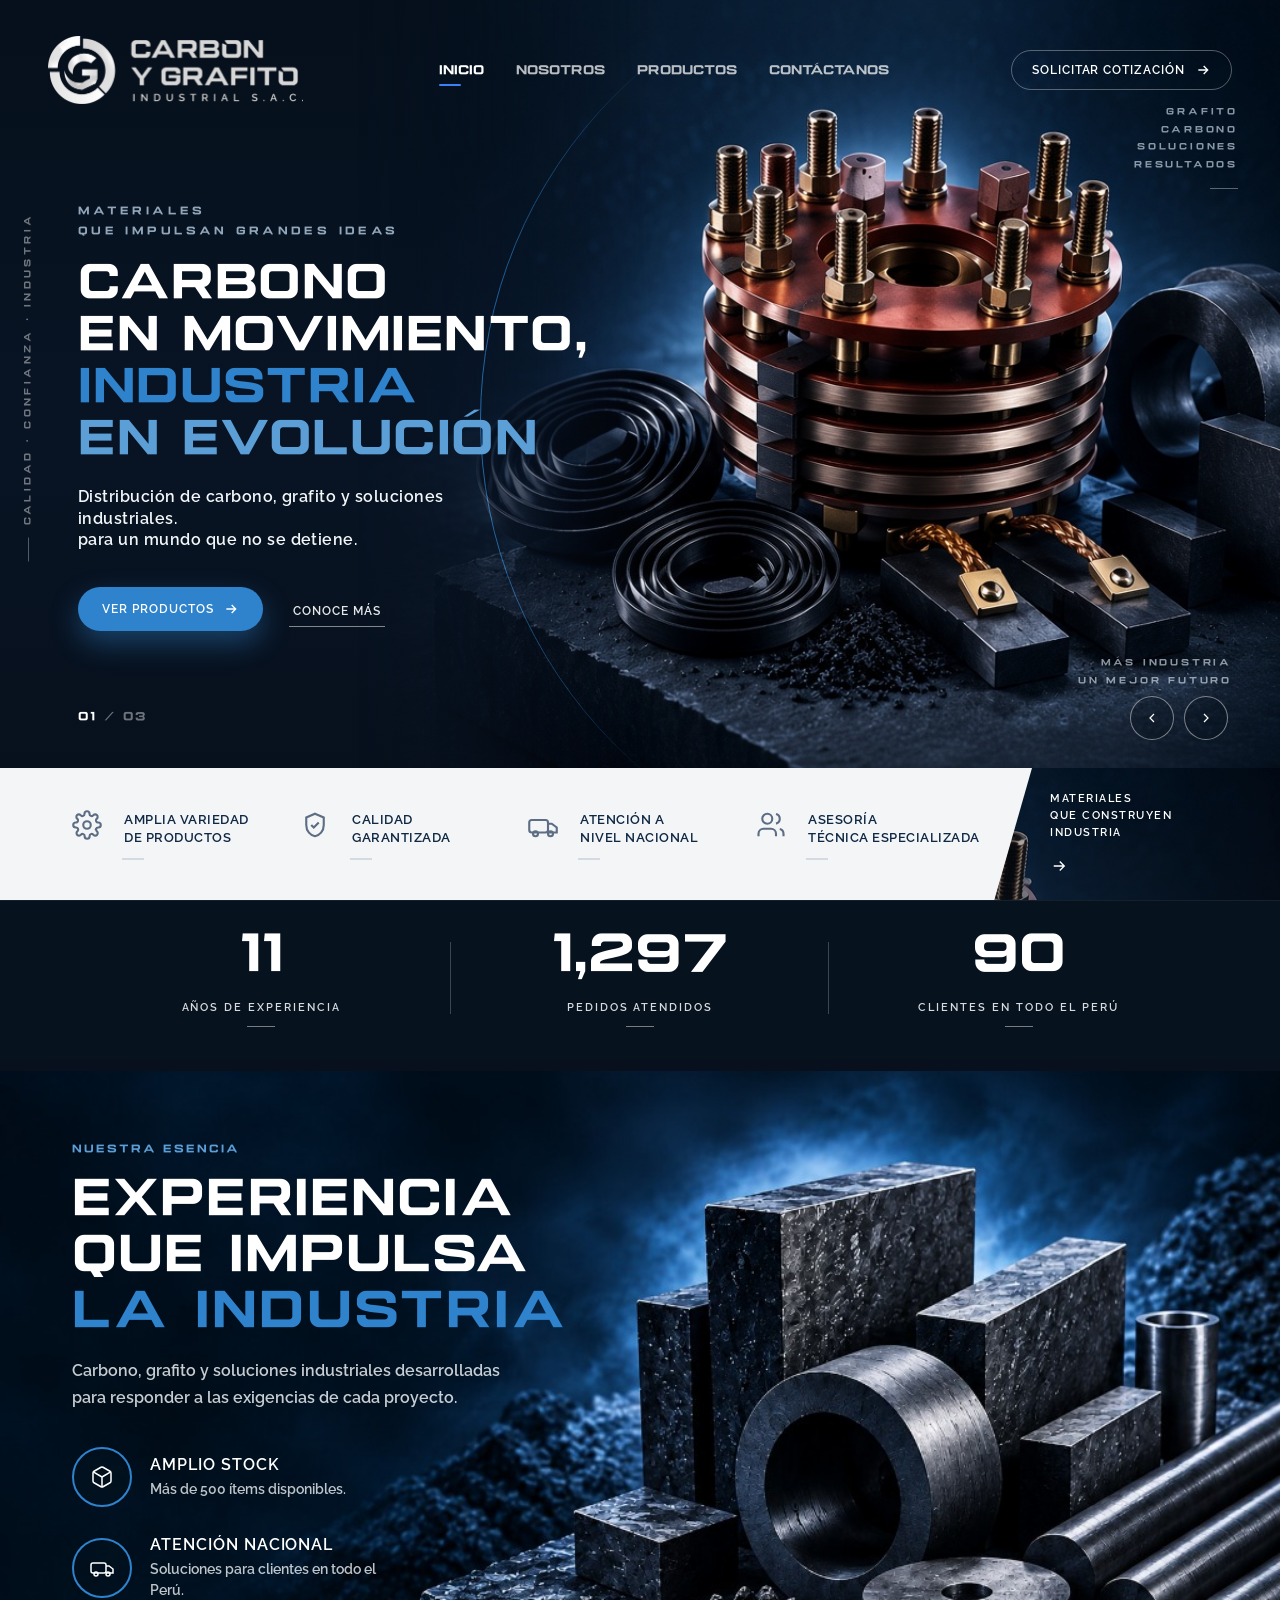
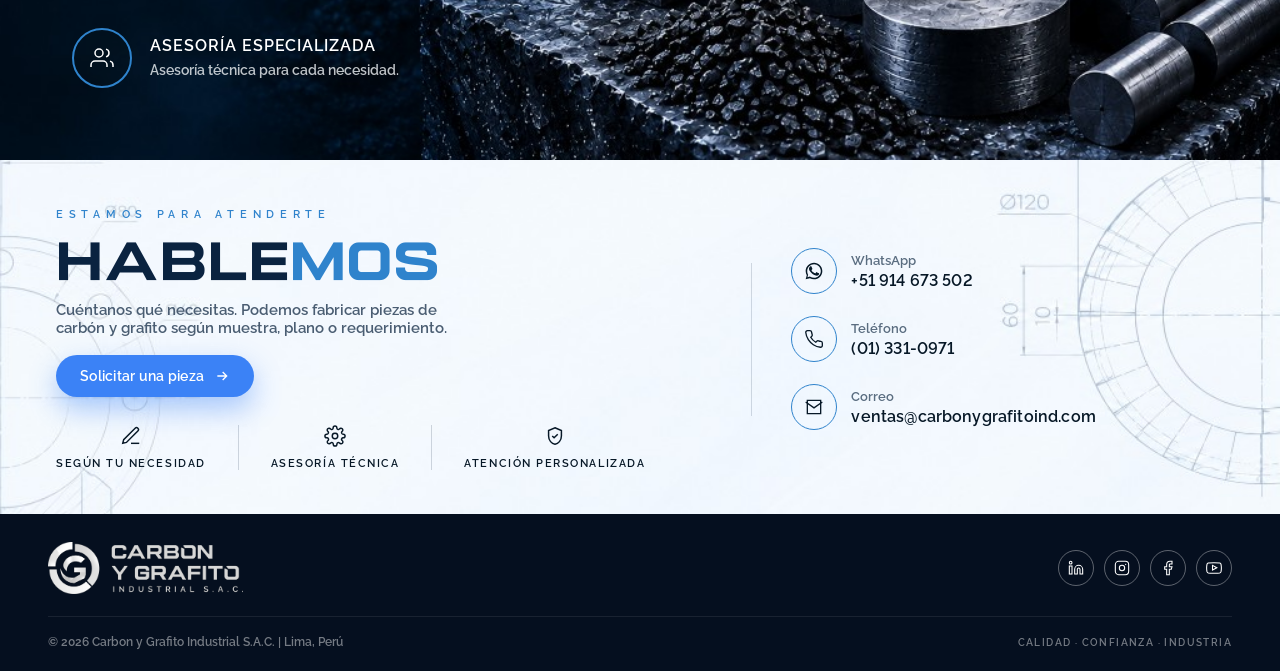
<file: index.html>
<!DOCTYPE html>
<html lang="es-PE">
<head>
  <meta charset="UTF-8">
  <meta name="viewport" content="width=device-width, initial-scale=1.0">
  <title>Carbón y grafito industrial en Perú | Carbon y Grafito Industrial S.A.C.</title>
  <meta name="description" content="Distribución de carbón, grafito, escobillas, sellos, bocinas y anillos rozantes en Lima, Perú. Fabricación según plano o muestra y asesoría técnica. Carbon y Grafito Industrial S.A.C.">
  <meta name="robots" content="index, follow, max-image-preview:large">
  <meta name="author" content="Carbon y Grafito Industrial S.A.C.">
  <meta name="theme-color" content="#0d1726">
  <link rel="canonical" href="https://carbonygrafitoind.com/">
  <link rel="icon" href="assets/logo.png" type="image/png">
  <link rel="apple-touch-icon" href="assets/logo.png">
  <meta property="og:type" content="website">
  <meta property="og:locale" content="es_PE">
  <meta property="og:site_name" content="Carbon y Grafito Industrial S.A.C.">
  <meta property="og:title" content="Carbón y grafito industrial en Perú">
  <meta property="og:description" content="Escobillas de carbón, sellos, bocinas, anillos rozantes y piezas de grafito. Atención en Lima y cobertura nacional.">
  <meta property="og:url" content="https://carbonygrafitoind.com/">
  <meta property="og:image" content="https://carbonygrafitoind.com/assets/hero-graphite.png">
  <meta name="twitter:card" content="summary_large_image">
  <meta name="twitter:title" content="Carbón y grafito industrial en Perú">
  <meta name="twitter:description" content="Escobillas de carbón, sellos, bocinas y anillos rozantes. Asesoría técnica en Lima, Perú.">
  <meta name="twitter:image" content="https://carbonygrafitoind.com/assets/hero-graphite.png">
  <script type="application/ld+json" id="seo-jsonld">
  {
    "@context": "https://schema.org",
    "@type": "LocalBusiness",
    "name": "Carbon y Grafito Industrial S.A.C.",
    "url": "https://carbonygrafitoind.com/",
    "image": "https://carbonygrafitoind.com/assets/logo.png",
    "description": "Distribución de carbono, grafito y soluciones industriales: escobillas, sellos, bocinas, anillos rozantes y piezas especiales, con fabricación según plano o muestra.",
    "telephone": ["+51914673502", "+5113310971"],
    "email": "ventas@carbonygrafitoind.com",
    "address": {
      "@type": "PostalAddress",
      "addressLocality": "Lima",
      "addressCountry": "PE"
    },
    "areaServed": "PE",
    "openingHours": "Mo-Sa 08:00-18:00",
    "hasOfferCatalog": {
      "@type": "OfferCatalog",
      "name": "Catálogo de carbón y grafito",
      "itemListElement": [
        { "@type": "Offer", "itemOffered": { "@type": "Product", "name": "Escobilla de carbón EG-14", "description": "Para motores eléctricos y generadores.", "image": "https://carbonygrafitoind.com/assets/catalog-escobilla-carbon.jpg" } },
        { "@type": "Offer", "itemOffered": { "@type": "Product", "name": "Escobilla industrial EG-25", "description": "Alta resistencia al desgaste.", "image": "https://carbonygrafitoind.com/assets/catalog-escobilla-industrial.jpg" } },
        { "@type": "Offer", "itemOffered": { "@type": "Product", "name": "Escobilla con resorte EG-32", "description": "Para aplicaciones de alta rotación.", "image": "https://carbonygrafitoind.com/assets/catalog-escobilla-resorte.jpg" } },
        { "@type": "Offer", "itemOffered": { "@type": "Product", "name": "Bocina de grafito BG-01", "description": "Para alta temperatura y corrientes exigentes.", "image": "https://carbonygrafitoind.com/assets/catalog-bocina-grafito.jpg" } }
      ]
    }
  }
  </script>
  <link rel="preconnect" href="https://fonts.googleapis.com">
  <link rel="preconnect" href="https://fonts.gstatic.com" crossorigin>
  <link href="https://fonts.googleapis.com/css2?family=Lora:ital,wght@1,400;1,500&family=Montserrat:wght@300;500;600&display=swap" rel="stylesheet">
  <link rel="stylesheet" href="css/style.css?v=nav-mobile4">
  <script>
    (function () {
      if (location.protocol !== "http:" && location.protocol !== "https:") return;
      var site = location.origin + location.pathname.replace(/index\.html$/, "");
      if (!site.endsWith("/")) site += "/";
      var canonical = document.querySelector('link[rel="canonical"]');
      if (canonical) canonical.href = site;
      var set = function (selector, attr, value) {
        var node = document.querySelector(selector);
        if (node) node.setAttribute(attr, value);
      };
      set('meta[property="og:url"]', "content", site);
      set('meta[property="og:image"]', "content", site + "assets/hero-graphite.png");
      set('meta[name="twitter:image"]', "content", site + "assets/hero-graphite.png");
      var ld = document.getElementById("seo-jsonld");
      if (!ld) return;
      try {
        var data = JSON.parse(ld.textContent);
        var rewrite = function (value) {
          return typeof value === "string" ? value.replace("https://carbonygrafitoind.com/", site) : value;
        };
        data.url = site;
        data.image = rewrite(data.image);
        var offers = data.hasOfferCatalog && data.hasOfferCatalog.itemListElement;
        if (offers) offers.forEach(function (offer) {
          if (offer.itemOffered) offer.itemOffered.image = rewrite(offer.itemOffered.image);
        });
        ld.textContent = JSON.stringify(data);
      } catch (error) {}
    })();
  </script>
</head>
<body>

<div id="view-inicio" class="site-view is-active">

<div class="home" id="inicio">
  <div class="home__visual">
    <div class="home__arc"></div>
    <div class="home__glow"></div>
    <div class="home__slides" id="heroSlides">
      <article class="home__slide is-active">
        <img src="assets/hero-graphite.png" alt="Bloques, anillos y granulado de grafito industrial">
      </article>
      <article class="home__slide">
        <img src="assets/hero-brushes.png" alt="Escobillas de carbón y anillos rozantes" loading="lazy" decoding="async">
      </article>
      <article class="home__slide">
        <img src="assets/hero-seals.png" alt="Sellos y piezas especiales de grafito" loading="lazy" decoding="async">
      </article>
    </div>
    <p class="home__note home__note--top">GRAFITO<br>CARBONO<br>SOLUCIONES<br>RESULTADOS</p>
    <p class="home__note home__note--bottom">MÁS INDUSTRIA<br>UN MEJOR FUTURO</p>
  </div>

  <header class="header">
    <div class="header__inner">
      <a href="#inicio" class="logo" data-view="inicio">
        <img src="assets/logo.png" alt="Carbon y Grafito Industrial S.A.C.">
      </a>

      <nav class="nav" id="mainNav">
        <ul class="nav__list">
          <li><a href="#inicio" class="nav__link nav__link--active" data-view="inicio">Inicio</a></li>
          <li><a href="#nosotros" class="nav__link" data-view="nosotros">Nosotros</a></li>
          <li class="nav__dropdown">
            <a href="#productos" class="nav__link nav__link--dropdown" data-view="productos">Productos</a>
            <ul class="nav__submenu">
              <li><a href="#productos" data-view="productos" data-category="escobillas">Escobillas de carbón</a></li>
              <li><a href="#productos" data-view="productos" data-category="sellos">Sellos y bocinas</a></li>
              <li><a href="#productos" data-view="productos" data-category="anillos">Anillos rozantes</a></li>
              <li><a href="#productos" data-view="productos" data-category="portaescobillas">Porta escobillas</a></li>
              <li><a href="#productos" data-view="productos" data-category="especiales">Productos especiales</a></li>
            </ul>
          </li>
          <li><a href="#contacto" class="nav__link" data-view="inicio">Contáctanos</a></li>
        </ul>
      </nav>

      <button class="btn btn--ghost" id="btnCotizacionHeader" type="button">
        Solicitar cotización
        <svg viewBox="0 0 24 24" fill="none" stroke="currentColor" stroke-width="2"><path d="M5 12h14M13 6l6 6-6 6"/></svg>
      </button>

      <button class="header__toggle" id="menuToggle" aria-label="Abrir menú" type="button">
        <span></span><span></span>
      </button>
    </div>
  </header>

  <section class="hero">
    <p class="hero__side">CALIDAD · CONFIANZA · INDUSTRIA</p>

    <div class="hero__grid">
      <div class="hero__copy">
        <p class="hero__kicker">MATERIALES<br>QUE IMPULSAN GRANDES IDEAS</p>
        <h1 class="hero__title">
          <span class="hero__title-line">CARBONO</span>
          <span class="hero__title-line">EN MOVIMIENTO,</span>
          <span class="hero__title-line hero__title-line--accent">INDUSTRIA</span>
          <span class="hero__title-line hero__title-line--secondary">EN EVOLUCIÓN</span>
        </h1>
        <p class="hero__lead">
          Distribución de carbono, grafito y soluciones industriales.<br>
          <span class="hero__lead-accent">para un mundo que no se detiene.</span>
        </p>
        <div class="hero__actions">
          <a href="#productos" class="btn btn--primary" id="btnVerProductos" data-view="productos">
            Ver productos
            <svg viewBox="0 0 24 24" fill="none" stroke="currentColor" stroke-width="2"><path d="M5 12h14M13 6l6 6-6 6"/></svg>
          </a>
          <a href="#nosotros" class="btn btn--text" id="btnConoceMas" data-view="nosotros">Conoce más</a>
        </div>
      </div>
    </div>

    <div class="hero__controls">
      <span class="hero__counter"><strong id="slideCurrent">01</strong> / 03</span>
      <div class="hero__arrows">
        <button class="icon-btn" id="slidePrev" type="button" aria-label="Anterior">
          <svg viewBox="0 0 24 24" fill="none" stroke="currentColor" stroke-width="1.8"><path d="M15 6l-6 6 6 6"/></svg>
        </button>
        <button class="icon-btn" id="slideNext" type="button" aria-label="Siguiente">
          <svg viewBox="0 0 24 24" fill="none" stroke="currentColor" stroke-width="1.8"><path d="M9 6l6 6-6 6"/></svg>
        </button>
      </div>
    </div>
  </section>

  <section class="trust">
    <div class="trust__items">
      <article class="trust__item">
        <span class="trust__icon">
          <svg viewBox="0 0 24 24" fill="none" stroke="currentColor" stroke-width="1.7"><circle cx="12" cy="12" r="3"/><path d="M19.4 15a1.7 1.7 0 00.3 1.8l.1.1a2 2 0 11-2.8 2.8l-.1-.1a1.7 1.7 0 00-1.8-.3 1.7 1.7 0 00-1 1.5V21a2 2 0 11-4 0v-.2a1.7 1.7 0 00-1-1.5 1.7 1.7 0 00-1.8.3l-.1.1a2 2 0 11-2.8-2.8l.1-.1a1.7 1.7 0 00.3-1.8 1.7 1.7 0 00-1.5-1H3a2 2 0 110-4h.2a1.7 1.7 0 001.5-1 1.7 1.7 0 00-.3-1.8l-.1-.1a2 2 0 112.8-2.8l.1.1a1.7 1.7 0 001.8.3H9a1.7 1.7 0 001-1.5V3a2 2 0 114 0v.2a1.7 1.7 0 001 1.5 1.7 1.7 0 001.8-.3l.1-.1a2 2 0 112.8 2.8l-.1.1a1.7 1.7 0 00-.3 1.8V9c.3.6.9 1 1.5 1H21a2 2 0 110 4h-.2a1.7 1.7 0 00-1.5 1z"/></svg>
        </span>
        Amplia variedad<br>de productos
      </article>
      <article class="trust__item">
        <span class="trust__icon">
          <svg viewBox="0 0 24 24" fill="none" stroke="currentColor" stroke-width="1.7"><path d="M12 3l7 3v6c0 5-3.4 8.4-7 9-3.6-.6-7-4-7-9V6l7-3z"/><path d="M9 12l2 2 4-4"/></svg>
        </span>
        Calidad<br>garantizada
      </article>
      <article class="trust__item">
        <span class="trust__icon">
          <svg viewBox="0 0 24 24" fill="none" stroke="currentColor" stroke-width="1.7"><rect x="1" y="8" width="15" height="10" rx="2"/><path d="M16 11h3l4 3v4h-7"/><circle cx="6" cy="19" r="2"/><circle cx="18" cy="19" r="2"/></svg>
        </span>
        Atención a<br>nivel nacional
      </article>
      <article class="trust__item">
        <span class="trust__icon">
          <svg viewBox="0 0 24 24" fill="none" stroke="currentColor" stroke-width="1.7"><path d="M16 21v-2a4 4 0 00-4-4H6a4 4 0 00-4 4v2"/><circle cx="9" cy="7" r="4"/><path d="M22 21v-2a4 4 0 00-3-3.87M16 3.13a4 4 0 010 7.75"/></svg>
        </span>
        Asesoría<br>técnica especializada
      </article>
    </div>
    <aside class="trust__panel">
      <span>MATERIALES<br>QUE CONSTRUYEN<br>INDUSTRIA</span>
      <svg viewBox="0 0 24 24" fill="none" stroke="currentColor" stroke-width="1.8"><path d="M5 12h14M13 6l6 6-6 6"/></svg>
    </aside>
  </section>
</div>

  <section class="home-stats" id="homeStats" aria-label="Indicadores de la empresa">
    <article class="home-stats__item">
      <strong class="home-stats__value" data-count="15">0</strong>
      <span class="home-stats__label">Años de experiencia</span>
    </article>
    <article class="home-stats__item">
      <strong class="home-stats__value" data-count="1852">0</strong>
      <span class="home-stats__label">Pedidos atendidos</span>
    </article>
    <article class="home-stats__item">
      <strong class="home-stats__value" data-count="128">0</strong>
      <span class="home-stats__label">Clientes en todo el Perú</span>
    </article>
  </section>

  <section class="essence" id="esencia">
    <div class="essence__copy">
      <p class="eyebrow eyebrow--essence">Nuestra esencia</p>
      <h2>
        <span class="essence__title-line">Experiencia</span>
        <span class="essence__title-line">que impulsa</span>
        <span class="essence__title-accent">la industria</span>
      </h2>
      <p class="essence__lead">Carbono, grafito y soluciones industriales desarrolladas para responder a las exigencias de cada proyecto.</p>
      <ul class="essence__list">
        <li>
          <span class="essence__icon">
            <svg viewBox="0 0 24 24" fill="none" stroke="currentColor" stroke-width="1.5"><path d="M21 16V8a2 2 0 00-1-1.73L13 2.27a2 2 0 00-2 0L4 6.27A2 2 0 003 8v8a2 2 0 001 1.73l7 4a2 2 0 002 0l7-4A2 2 0 0021 16z"/><path d="M3.27 6.96L12 12.01l8.73-5.05M12 22.08V12"/></svg>
          </span>
          <div>
            <strong>Amplio stock</strong>
            <span>Más de 500 ítems disponibles.</span>
          </div>
        </li>
        <li>
          <span class="essence__icon">
            <svg viewBox="0 0 24 24" fill="none" stroke="currentColor" stroke-width="1.5"><rect x="1" y="7" width="15" height="10" rx="2"/><path d="M16 10h3l4 3v4h-7"/><circle cx="6" cy="18" r="2"/><circle cx="18" cy="18" r="2"/></svg>
          </span>
          <div>
            <strong>Atención nacional</strong>
            <span>Soluciones para clientes en todo el Perú.</span>
          </div>
        </li>
        <li>
          <span class="essence__icon">
            <svg viewBox="0 0 24 24" fill="none" stroke="currentColor" stroke-width="1.5"><path d="M17 21v-2a4 4 0 00-4-4H5a4 4 0 00-4 4v2"/><circle cx="9" cy="7" r="4"/><path d="M23 21v-2a4 4 0 00-3-3.87M16 3.13a4 4 0 010 7.75"/></svg>
          </span>
          <div>
            <strong>Asesoría especializada</strong>
            <span>Asesoría técnica para cada necesidad.</span>
          </div>
        </li>
      </ul>
    </div>
    <div class="essence__visual">
      <img src="assets/essence-products.png" alt="Bloques, anillos y piezas de grafito industrial">
    </div>
  </section>

  <section class="talk" id="contacto">
    <div class="talk__inner">
      <div class="talk__main">
        <p class="talk__eyebrow">Estamos para atenderte</p>
        <h2 class="talk__title">Hable<span>mos</span></h2>
        <p class="talk__lead">Cuéntanos qué necesitas. Podemos fabricar piezas de<br>carbón y grafito según muestra, plano o requerimiento.</p>
        <button class="btn btn--primary btn--talk" id="btnSolicitarPieza" type="button">
          Solicitar una pieza
          <svg viewBox="0 0 24 24" fill="none" stroke="currentColor" stroke-width="2"><path d="M5 12h14M13 6l6 6-6 6"/></svg>
        </button>
        <ul class="talk__features">
          <li>
            <span class="talk__feat-icon" aria-hidden="true">
              <svg viewBox="0 0 24 24" fill="none" stroke="currentColor" stroke-width="1.6"><path d="M12 20h9"/><path d="M16.5 3.5a2.12 2.12 0 013 3L7 19l-4 1 1-4 12.5-12.5z"/></svg>
            </span>
            Según tu necesidad
          </li>
          <li>
            <span class="talk__feat-icon" aria-hidden="true">
              <svg viewBox="0 0 24 24" fill="none" stroke="currentColor" stroke-width="1.6"><circle cx="12" cy="12" r="3"/><path d="M19.4 15a1.7 1.7 0 00.3 1.8l.1.1a2 2 0 11-2.8 2.8l-.1-.1a1.7 1.7 0 00-1.8-.3 1.7 1.7 0 00-1 1.5V21a2 2 0 11-4 0v-.2a1.7 1.7 0 00-1-1.5 1.7 1.7 0 00-1.8.3l-.1.1a2 2 0 11-2.8-2.8l.1-.1a1.7 1.7 0 00.3-1.8 1.7 1.7 0 00-1.5-1H3a2 2 0 110-4h.2a1.7 1.7 0 001.5-1 1.7 1.7 0 00-.3-1.8l-.1-.1a2 2 0 112.8-2.8l.1.1a1.7 1.7 0 001.8.3H9a1.7 1.7 0 001-1.5V3a2 2 0 114 0v.2a1.7 1.7 0 001 1.5 1.7 1.7 0 001.8-.3l.1-.1a2 2 0 112.8 2.8l-.1.1a1.7 1.7 0 00-.3 1.8V9c.3.6.9 1 1.5 1H21a2 2 0 110 4h-.2a1.7 1.7 0 00-1.5 1z"/></svg>
            </span>
            Asesoría técnica
          </li>
          <li>
            <span class="talk__feat-icon" aria-hidden="true">
              <svg viewBox="0 0 24 24" fill="none" stroke="currentColor" stroke-width="1.6"><path d="M12 3l7 3v6c0 5-3.4 8.4-7 9-3.6-.6-7-4-7-9V6l7-3z"/><path d="M9 12l2 2 4-4"/></svg>
            </span>
            Atención personalizada
          </li>
        </ul>
      </div>
      <div class="talk__channels">
        <a class="talk__channel" href="https://wa.me/51914673502" target="_blank" rel="noopener">
          <span class="talk__channel-icon">
            <svg viewBox="0 0 24 24" fill="currentColor"><path d="M17.47 14.38c-.3-.15-1.76-.87-2.03-.97-.27-.1-.47-.15-.67.15-.2.3-.77.97-.94 1.17-.17.2-.35.22-.65.07-.3-.15-1.26-.46-2.4-1.48-.89-.79-1.49-1.77-1.66-2.07-.17-.3-.02-.46.13-.61.13-.13.3-.35.45-.52.15-.17.2-.3.3-.5.1-.2.05-.37-.02-.52-.08-.15-.67-1.61-.92-2.21-.24-.58-.49-.5-.67-.51h-.57c-.2 0-.52.07-.79.37-.27.3-1.04 1.02-1.04 2.48 0 1.46 1.07 2.88 1.22 3.08.15.2 2.1 3.2 5.08 4.49.71.31 1.26.49 1.69.63.71.22 1.36.19 1.87.12.57-.08 1.76-.72 2.01-1.41.25-.7.25-1.29.17-1.41-.07-.13-.27-.2-.57-.35z"/><path d="M12.04 2C6.48 2 2 6.48 2 12.04c0 1.77.46 3.5 1.34 5.02L2 22l5.07-1.33A10.02 10.02 0 0012.04 22C17.6 22 22 17.52 22 11.96 22 6.48 17.6 2 12.04 2zm0 18.15c-1.6 0-3.17-.43-4.54-1.24l-.33-.2-3.01.79.8-2.93-.21-.34A8.16 8.16 0 013.88 12c0-4.5 3.66-8.16 8.16-8.16 4.5 0 8.16 3.66 8.16 8.16 0 4.5-3.66 8.15-8.16 8.15z"/></svg>
          </span>
          <span><em>WhatsApp</em><b class="talk__value">+51 914 673 502</b></span>
        </a>
        <a class="talk__channel" href="tel:+5113310971">
          <span class="talk__channel-icon">
            <svg viewBox="0 0 24 24" fill="none" stroke="currentColor" stroke-width="1.6"><path d="M22 16.92v3a2 2 0 01-2.18 2 19.79 19.79 0 01-8.63-3.07 19.5 19.5 0 01-6-6 19.79 19.79 0 01-3.07-8.67A2 2 0 014.11 2h3a2 2 0 012 1.72c.127.96.361 1.903.7 2.81a2 2 0 01-.45 2.11L8.09 9.91a16 16 0 006 6l1.27-1.27a2 2 0 012.11-.45c.907.339 1.85.573 2.81.7A2 2 0 0122 16.92z"/></svg>
          </span>
          <span><em>Teléfono</em><b class="talk__value">(01) 331-0971</b></span>
        </a>
        <a class="talk__channel" href="mailto:ventas@carbonygrafitoind.com">
          <span class="talk__channel-icon">
            <svg viewBox="0 0 24 24" fill="none" stroke="currentColor" stroke-width="1.6"><path d="M4 4h16v16H4z"/><path d="M22 6l-10 7L2 6"/></svg>
          </span>
          <span><em>Correo</em><b class="talk__value">ventas@carbonygrafitoind.com</b></span>
        </a>
      </div>
    </div>
  </section>

</div>

<div id="nosotros" class="site-view" hidden>

  <header class="header header--page">
    <div class="header__inner">
      <a href="#inicio" class="logo" data-view="inicio">
        <img src="assets/logo.png" alt="Carbon y Grafito Industrial S.A.C.">
      </a>
      <nav class="nav" id="mainNavNosotros">
        <ul class="nav__list">
          <li><a href="#inicio" class="nav__link" data-view="inicio">Inicio</a></li>
          <li><a href="#nosotros" class="nav__link nav__link--active" data-view="nosotros">Nosotros</a></li>
          <li class="nav__dropdown">
            <a href="#productos" class="nav__link nav__link--dropdown" data-view="productos">Productos</a>
            <ul class="nav__submenu">
              <li><a href="#productos" data-view="productos" data-category="escobillas">Escobillas de carbón</a></li>
              <li><a href="#productos" data-view="productos" data-category="sellos">Sellos y bocinas</a></li>
              <li><a href="#productos" data-view="productos" data-category="anillos">Anillos rozantes</a></li>
              <li><a href="#productos" data-view="productos" data-category="portaescobillas">Porta escobillas</a></li>
              <li><a href="#productos" data-view="productos" data-category="especiales">Productos especiales</a></li>
            </ul>
          </li>
          <li><a href="#contacto" class="nav__link" data-view="inicio">Contáctanos</a></li>
        </ul>
      </nav>
      <button class="btn btn--ghost" type="button" data-open-modal="cotizacion">
        Solicitar cotización
        <svg viewBox="0 0 24 24" fill="none" stroke="currentColor" stroke-width="2"><path d="M5 12h14M13 6l6 6-6 6"/></svg>
      </button>
      <button class="header__toggle" aria-label="Abrir menú" type="button" data-nav-toggle>
        <span></span><span></span>
      </button>
    </div>
  </header>

  <main class="nosotros-main">
    <section class="nosotros-hero">
      <div class="nosotros-hero__panel">
        <p class="nosotros-hero__eyebrow">Quiénes somos</p>
        <h1 class="nosotros-hero__title">
          <span class="nosotros-hero__title-line">Más que</span>
          <span class="nosotros-hero__title-line">materiales,</span>
          <span class="nosotros-hero__title-line nosotros-hero__title-line--accent">soluciones</span>
          <span class="nosotros-hero__title-line nosotros-hero__title-line--accent">reales</span>
        </h1>
        <div class="nosotros-hero__pillar-wrap" aria-label="Valores de marca">
          <span class="nosotros-hero__vline" aria-hidden="true"></span>
          <p class="nosotros-hero__pillars">
            <span>Industria</span>
            <span>Experiencia</span>
            <span>Confianza</span>
          </p>
        </div>
        <p class="nosotros-hero__lead">
          En Carbon y Grafito somos una empresa especializada en la distribución de carbono,
          grafito y materiales industriales, comprometida con ofrecer soluciones confiables,
          eficientes y de alta calidad para diversos sectores productivos.
        </p>
        <div class="nosotros-hero__mark">
          <strong>C&amp;G</strong>
          <span>Materiales que impulsan el progreso</span>
        </div>
        <a href="#historia" class="btn btn--navy nosotros-hero__cta">Conoce nuestra historia
          <svg viewBox="0 0 24 24" fill="none" stroke="currentColor" stroke-width="2"><path d="M5 12h14M13 6l6 6-6 6"/></svg>
        </a>
      </div>
      <div class="nosotros-hero__visual">
        <img src="assets/hero-graphite.png" alt="Componentes de carbono y grafito industrial">
      </div>
    </section>

    <section class="nosotros-bar" aria-label="Ventajas">
      <div class="nosotros-bar__inner">
        <article class="nosotros-bar__item">
          <span class="nosotros-bar__icon" aria-hidden="true">
            <svg viewBox="0 0 24 24" fill="none" stroke="currentColor" stroke-width="1.6"><path d="M12 3l7 7-7 11L5 10l7-7z"/></svg>
          </span>
          <div><h2>Calidad garantizada</h2><p>Trabajamos con materiales de alto rendimiento.</p></div>
        </article>
        <article class="nosotros-bar__item">
          <span class="nosotros-bar__icon" aria-hidden="true">
            <svg viewBox="0 0 24 24" fill="none" stroke="currentColor" stroke-width="1.6"><circle cx="12" cy="12" r="3"/><path d="M19.4 15a1.7 1.7 0 00.3 1.8l.1.1a2 2 0 11-2.8 2.8l-.1-.1a1.7 1.7 0 00-1.8-.3 1.7 1.7 0 00-1 1.5V21a2 2 0 11-4 0v-.2a1.7 1.7 0 00-1-1.5 1.7 1.7 0 00-1.8.3l-.1.1a2 2 0 11-2.8-2.8l.1-.1a1.7 1.7 0 00.3-1.8 1.7 1.7 0 00-1.5-1H3a2 2 0 110-4h.2a1.7 1.7 0 001.5-1 1.7 1.7 0 00-.3-1.8l-.1-.1a2 2 0 112.8-2.8l.1.1a1.7 1.7 0 001.8.3H9a1.7 1.7 0 001-1.5V3a2 2 0 114 0v.2a1.7 1.7 0 001 1.5 1.7 1.7 0 001.8-.3l.1-.1a2 2 0 112.8 2.8l-.1.1a1.7 1.7 0 00-.3 1.8V9c.3.6.9 1 1.5 1H21a2 2 0 110 4h-.2a1.7 1.7 0 00-1.5 1z"/></svg>
          </span>
          <div><h2>Soluciones a medida</h2><p>Nos adaptamos a las necesidades de cada industria.</p></div>
        </article>
        <article class="nosotros-bar__item">
          <span class="nosotros-bar__icon" aria-hidden="true">
            <svg viewBox="0 0 24 24" fill="none" stroke="currentColor" stroke-width="1.6"><path d="M16 21v-2a4 4 0 00-4-4H6a4 4 0 00-4 4v2"/><circle cx="9" cy="7" r="4"/><path d="M22 21v-2a4 4 0 00-3-3.87M16 3.13a4 4 0 010 7.75"/></svg>
          </span>
          <div><h2>Atención especializada</h2><p>Asesoría técnica en todo momento.</p></div>
        </article>
        <article class="nosotros-bar__item">
          <span class="nosotros-bar__icon" aria-hidden="true">
            <svg viewBox="0 0 24 24" fill="none" stroke="currentColor" stroke-width="1.6"><rect x="1" y="8" width="15" height="10" rx="2"/><path d="M16 11h3l4 3v4h-7"/><circle cx="6" cy="19" r="2"/><circle cx="18" cy="19" r="2"/></svg>
          </span>
          <div><h2>Cobertura nacional</h2><p>Llegamos donde la industria nos necesita.</p></div>
        </article>
      </div>
    </section>

    <section class="nosotros-mvv" id="historia">
      <div class="nosotros-mvv__inner">
        <article class="nosotros-mvv__col">
          <p class="nosotros-mvv__label">Nuestra</p>
          <h2 class="nosotros-mvv__heading">Misión</h2>
          <p class="nosotros-mvv__text">Brindar soluciones en materiales industriales de carbono y grafito con altos estándares de calidad, contribuyendo al desarrollo y la eficiencia de nuestros clientes.</p>
        </article>
        <article class="nosotros-mvv__col">
          <p class="nosotros-mvv__label">Nuestra</p>
          <h2 class="nosotros-mvv__heading">Visión</h2>
          <p class="nosotros-mvv__text">Ser la empresa líder en el suministro de materiales de carbono y grafito en el Perú y la región, reconocida por nuestra innovación, confiabilidad y compromiso con la industria.</p>
        </article>
        <article class="nosotros-mvv__col nosotros-mvv__col--values">
          <p class="nosotros-mvv__label">Nuestros</p>
          <h2 class="nosotros-mvv__heading">Valores</h2>
          <div class="nosotros-mvv__values-row">
            <ul class="nosotros-mvv__values">
              <li><span class="nosotros-mvv__value-icon" aria-hidden="true"><svg viewBox="0 0 24 24" fill="none" stroke="currentColor" stroke-width="1.6"><path d="M20.8 4.6a5.5 5.5 0 00-7.8 0L12 5.6l-1-1a5.5 5.5 0 00-7.8 7.8l1 1L12 21l7.8-7.6 1-1a5.5 5.5 0 000-7.8z"/></svg></span>Compromiso</li>
              <li><span class="nosotros-mvv__value-icon" aria-hidden="true"><svg viewBox="0 0 24 24" fill="none" stroke="currentColor" stroke-width="1.6"><path d="M12 3l7 3v6c0 5-3.4 8.4-7 9-3.6-.6-7-4-7-9V6l7-3z"/><path d="M9 12l2 2 4-4"/></svg></span>Integridad</li>
              <li><span class="nosotros-mvv__value-icon" aria-hidden="true"><svg viewBox="0 0 24 24" fill="none" stroke="currentColor" stroke-width="1.6"><path d="M1 12s4-8 11-8 11 8 11 8-4 8-11 8-11-8-11-8z"/><circle cx="12" cy="12" r="3"/></svg></span>Orientación al cliente</li>
              <li><span class="nosotros-mvv__value-icon" aria-hidden="true"><svg viewBox="0 0 24 24" fill="none" stroke="currentColor" stroke-width="1.6"><path d="M9 18h6M10 22h4M12 2a7 7 0 00-4 12.7V17h8v-2.3A7 7 0 0012 2z"/></svg></span>Innovación</li>
              <li><span class="nosotros-mvv__value-icon" aria-hidden="true"><svg viewBox="0 0 24 24" fill="none" stroke="currentColor" stroke-width="1.6"><path d="M17 21v-2a4 4 0 00-4-4H5a4 4 0 00-4 4v2"/><circle cx="9" cy="7" r="4"/><path d="M23 21v-2a4 4 0 00-3-3.87M16 3.13a4 4 0 010 7.75"/></svg></span>Trabajo en equipo</li>
            </ul>
            <figure class="nosotros-mvv__diagram" aria-hidden="true"><img src="assets/blueprint.svg" alt=""></figure>
          </div>
        </article>
      </div>
    </section>

    <section class="nosotros-impact" aria-label="Nuestro impacto">
      <div class="nosotros-impact__inner">
        <div class="nosotros-impact__left">
          <div class="nosotros-impact__trust">
            <p>Experiencia que genera<br>confianza</p>
            <span class="nosotros-impact__rule nosotros-impact__rule--trust" aria-hidden="true"></span>
          </div>
          <p class="nosotros-impact__stack">
            <span>Carbono</span><span>Grafito</span><span>Soluciones</span><span>Resultados</span>
          </p>
        </div>
        <div class="nosotros-impact__right">
          <div class="nosotros-impact__metrics">
            <p class="nosotros-impact__kicker">Nuestro impacto</p>
            <div class="nosotros-impact__stats">
              <article class="nosotros-impact__stat"><strong class="nosotros-impact__value" data-count="15">+0</strong><span>Años de<br>experiencia</span></article>
              <article class="nosotros-impact__stat"><strong class="nosotros-impact__value" data-count="500">+0</strong><span>Clientes<br>satisfechos</span></article>
              <article class="nosotros-impact__stat"><strong class="nosotros-impact__value" data-count="1200">+0</strong><span>Productos<br>distribuidos</span></article>
              <article class="nosotros-impact__stat"><strong class="nosotros-impact__value" data-count="15">+0</strong><span>Sectores<br>industriales</span></article>
            </div>
          </div>
          <div class="nosotros-impact__quote-wrap">
            <span class="nosotros-impact__rule nosotros-impact__rule--wide" aria-hidden="true"></span>
            <blockquote class="nosotros-impact__quote">“Creemos en materiales que construyen un mejor futuro.”</blockquote>
            <span class="nosotros-impact__rule nosotros-impact__rule--sign" aria-hidden="true"></span>
            <p class="nosotros-impact__sign">Carbon y Grafito</p>
          </div>
        </div>
      </div>
    </section>
  </main>

</div>

<div id="view-productos" class="site-view" hidden>

  <header class="header header--page">
    <div class="header__inner">
      <a href="#inicio" class="logo" data-view="inicio">
        <img src="assets/logo.png" alt="Carbon y Grafito Industrial S.A.C.">
      </a>
      <nav class="nav" id="mainNavProductos">
        <ul class="nav__list">
          <li><a href="#inicio" class="nav__link" data-view="inicio">Inicio</a></li>
          <li><a href="#nosotros" class="nav__link" data-view="nosotros">Nosotros</a></li>
          <li class="nav__dropdown">
            <a href="#productos" class="nav__link nav__link--dropdown nav__link--active" data-view="productos">Productos</a>
            <ul class="nav__submenu">
              <li><a href="#productos" data-view="productos" data-category="escobillas">Escobillas de carbón</a></li>
              <li><a href="#productos" data-view="productos" data-category="sellos">Sellos y bocinas</a></li>
              <li><a href="#productos" data-view="productos" data-category="anillos">Anillos rozantes</a></li>
              <li><a href="#productos" data-view="productos" data-category="portaescobillas">Porta escobillas</a></li>
              <li><a href="#productos" data-view="productos" data-category="especiales">Productos especiales</a></li>
            </ul>
          </li>
          <li><a href="#contacto" class="nav__link" data-view="inicio">Contáctanos</a></li>
        </ul>
      </nav>
      <button class="btn btn--ghost" type="button" data-open-modal="cotizacion">
        Solicitar cotización
        <svg viewBox="0 0 24 24" fill="none" stroke="currentColor" stroke-width="2"><path d="M5 12h14M13 6l6 6-6 6"/></svg>
      </button>
      <button class="header__toggle" aria-label="Abrir menú" type="button" data-nav-toggle>
        <span></span><span></span>
      </button>
    </div>
  </header>

  <main class="catalog" id="catalogMain">
    <div class="catalog__inner">
      <header class="catalog__intro">
        <div>
          <p class="catalog__kicker">Nuestro catálogo</p>
          <h1 class="catalog__title">
            Encuentra el producto<br>
            <span>que necesitas</span>
          </h1>
        </div>
        <p class="catalog__lead">Contamos con una amplia variedad de productos de carbón y grafito para diferentes aplicaciones industriales.</p>
      </header>

      <div class="catalog__toolbar">
        <div class="catalog-chips" id="catalogChips" role="tablist" aria-label="Categorías"></div>
        <label class="catalog-search">
          <svg viewBox="0 0 24 24" fill="none" stroke="currentColor" stroke-width="1.8" aria-hidden="true"><circle cx="11" cy="11" r="7"/><path d="M20 20l-3.5-3.5"/></svg>
          <input type="search" id="catalogSearch" placeholder="Buscar producto..." autocomplete="off">
        </label>
      </div>

      <div class="catalog__layout">
        <section class="catalog-results" aria-live="polite">
          <div class="catalog-results__bar">
            <p id="catalogCount">Mostrando 1-4 de 4 productos</p>
            <label class="catalog-sort">
              <span>Ordenar por:</span>
              <select id="catalogSort">
                <option value="relevant">Más relevante</option>
                <option value="name">Nombre A-Z</option>
                <option value="code">Código</option>
              </select>
            </label>
          </div>
          <div class="catalog-grid" id="catalogGrid">
            <article class="catalog-card">
              <a class="catalog-card__media" href="#productos/escobilla-de-carbon-eg-14" data-open-product="eg-14" aria-label="Ver Escobilla de carbón">
                <img src="assets/catalog-escobilla-carbon.jpg" alt="Escobilla de carbón EG-14 para motores eléctricos y generadores">
              </a>
              <div class="catalog-card__body">
                <p class="catalog-card__cat">Escobillas</p>
                <h3>Escobilla de carbón</h3>
                <p class="catalog-card__desc">Para motores eléctricos y generadores.</p>
                <div class="catalog-card__foot"><span>Cód. EG-14</span></div>
              </div>
            </article>
            <article class="catalog-card">
              <a class="catalog-card__media" href="#productos/escobilla-industrial-eg-25" data-open-product="eg-25" aria-label="Ver Escobilla industrial">
                <img src="assets/catalog-escobilla-industrial.jpg" alt="Escobilla industrial de carbón EG-25">
              </a>
              <div class="catalog-card__body">
                <p class="catalog-card__cat">Escobillas</p>
                <h3>Escobilla industrial</h3>
                <p class="catalog-card__desc">Alta resistencia al desgaste.</p>
                <div class="catalog-card__foot"><span>Cód. EG-25</span></div>
              </div>
            </article>
            <article class="catalog-card">
              <a class="catalog-card__media" href="#productos/escobilla-con-resorte-eg-32" data-open-product="eg-32" aria-label="Ver Escobilla con resorte">
                <img src="assets/catalog-escobilla-resorte.jpg" alt="Escobilla de carbón con resorte EG-32">
              </a>
              <div class="catalog-card__body">
                <p class="catalog-card__cat">Escobillas</p>
                <h3>Escobilla con resorte</h3>
                <p class="catalog-card__desc">Para aplicaciones de alta rotación.</p>
                <div class="catalog-card__foot"><span>Cód. EG-32</span></div>
              </div>
            </article>
            <article class="catalog-card">
              <a class="catalog-card__media" href="#productos/bocina-de-grafito-bg-01" data-open-product="bg-01" aria-label="Ver Bocina de grafito">
                <img src="assets/catalog-bocina-grafito.jpg" alt="Bocina de grafito BG-01 para alta temperatura">
              </a>
              <div class="catalog-card__body">
                <p class="catalog-card__cat">Sellos y bocinas</p>
                <h3>Bocina de grafito</h3>
                <p class="catalog-card__desc">Para alta temperatura y corrientes exigentes.</p>
                <div class="catalog-card__foot"><span>Cód. BG-01</span></div>
              </div>
            </article>
          </div>
          <nav class="catalog-pages" id="catalogPages" aria-label="Paginación"></nav>
        </section>
      </div>
    </div>
  </main>

  <main class="pdp" id="productPage" hidden></main>

</div>

  <footer class="site-footer">
    <div class="site-footer__top">
      <a href="#inicio" class="site-footer__brand">
        <img src="assets/logo.png" alt="Carbon y Grafito Industrial S.A.C.">
      </a>
      <div class="site-footer__social">
        <a href="#" aria-label="LinkedIn"><svg viewBox="0 0 24 24" fill="none" stroke="currentColor" stroke-width="1.6"><path d="M16 8a6 6 0 016 6v7h-4v-7a2 2 0 00-4 0v7h-4v-7a6 6 0 016-6z"/><rect x="2" y="9" width="4" height="12"/><circle cx="4" cy="4" r="2"/></svg></a>
        <a href="#" aria-label="Instagram"><svg viewBox="0 0 24 24" fill="none" stroke="currentColor" stroke-width="1.6"><rect x="2" y="2" width="20" height="20" rx="5"/><circle cx="12" cy="12" r="4"/><circle cx="17.5" cy="6.5" r="1" fill="currentColor" stroke="none"/></svg></a>
        <a href="#" aria-label="Facebook"><svg viewBox="0 0 24 24" fill="none" stroke="currentColor" stroke-width="1.6"><path d="M18 2h-3a5 5 0 00-5 5v3H7v4h3v8h4v-8h3l1-4h-4V7a1 1 0 011-1h3z"/></svg></a>
        <a href="#" aria-label="YouTube"><svg viewBox="0 0 24 24" fill="none" stroke="currentColor" stroke-width="1.6"><path d="M22.54 6.42a2.78 2.78 0 00-1.95-2C18.88 4 12 4 12 4s-6.88 0-8.59.42a2.78 2.78 0 00-1.95 2 29.94 29.94 0 000 11.16 2.78 2.78 0 001.95 2C5.12 20 12 20 12 20s6.88 0 8.59-.42a2.78 2.78 0 001.95-2 29.94 29.94 0 000-11.16z"/><path d="M9.75 15.02l6.5-3.52-6.5-3.52v7.04z"/></svg></a>
      </div>
    </div>
    <div class="site-footer__bottom">
      <p>© 2026 Carbon y Grafito Industrial S.A.C. | Lima, Perú</p>
      <p class="site-footer__tag">Calidad · Confianza · Industria</p>
    </div>
  </footer>

  <div class="modal" id="modalCotizacion">
    <div class="modal__overlay"></div>
    <div class="modal__content modal__content--quote">
      <button class="modal__close" id="modalClose" type="button" aria-label="Cerrar">&times;</button>
      <div class="quote-layout">
        <div class="quote-layout__form">
          <p class="quote-form__kicker">Solicitar cotización</p>
          <h2>Cuéntenos su requerimiento</h2>
          <p class="quote-form__lead">Complete los datos y le respondemos a la brevedad por WhatsApp.</p>
          <form id="formCotizacion" class="quote-form" data-whatsapp="51914673502">
            <div class="quote-form__grid">
              <label class="quote-form__field quote-form__field--full">
                <span class="quote-form__label">Nombre completo</span>
                <input type="text" name="nombre" autocomplete="name" required>
              </label>
              <label class="quote-form__field">
                <span class="quote-form__label">Empresa</span>
                <input type="text" name="empresa" autocomplete="organization">
              </label>
              <label class="quote-form__field">
                <span class="quote-form__label">Correo electrónico</span>
                <input type="email" name="email" autocomplete="email" required>
              </label>
              <label class="quote-form__field quote-form__field--full">
                <span class="quote-form__label">WhatsApp / teléfono</span>
                <input type="tel" name="telefono" autocomplete="tel" inputmode="tel" required>
              </label>
              <label class="quote-form__field quote-form__field--full">
                <span class="quote-form__label">Producto o requerimiento</span>
                <textarea name="mensaje" rows="4" required></textarea>
              </label>
            </div>
            <button class="btn btn--primary btn--whatsapp quote-form__submit" type="submit">
              <svg viewBox="0 0 24 24" fill="currentColor" aria-hidden="true"><path d="M17.47 14.38c-.3-.15-1.76-.87-2.03-.97-.27-.1-.47-.15-.67.15-.2.3-.77.97-.94 1.17-.17.2-.35.22-.65.07-.3-.15-1.26-.46-2.4-1.48-.89-.79-1.49-1.77-1.66-2.07-.17-.3-.02-.46.13-.61.13-.13.3-.35.45-.52.15-.17.2-.3.3-.5.1-.2.05-.37-.02-.52-.08-.15-.67-1.61-.92-2.21-.24-.58-.49-.5-.67-.51h-.57c-.2 0-.52.07-.79.37-.27.3-1.04 1.02-1.04 2.48 0 1.46 1.07 2.88 1.22 3.08.15.2 2.1 3.2 5.08 4.49.71.31 1.26.49 1.69.63.71.22 1.36.19 1.87.12.57-.08 1.76-.72 2.01-1.41.25-.7.25-1.29.17-1.41-.07-.13-.27-.2-.57-.35z"/><path d="M12.04 2C6.48 2 2 6.48 2 12.04c0 1.77.46 3.5 1.34 5.02L2 22l5.07-1.33A10.02 10.02 0 0012.04 22C17.6 22 22 17.52 22 11.96 22 6.48 17.6 2 12.04 2zm0 18.15c-1.6 0-3.17-.43-4.54-1.24l-.33-.2-3.01.79.8-2.93-.21-.34A8.16 8.16 0 013.88 12c0-4.5 3.66-8.16 8.16-8.16 4.5 0 8.16 3.66 8.16 8.16 0 4.5-3.66 8.15-8.16 8.15z"/></svg>
              Enviar por WhatsApp
            </button>
          </form>
        </div>
        <aside class="quote-aside">
          <p class="quote-aside__brand">Carbon y Grafito</p>
          <p class="quote-aside__tag">Respuesta rápida y asesoría técnica en cada cotización.</p>
          <ul class="quote-aside__list">
            <li class="quote-aside__item">
              <span class="quote-aside__icon" aria-hidden="true">
                <svg viewBox="0 0 24 24" fill="currentColor"><path d="M17.47 14.38c-.3-.15-1.76-.87-2.03-.97-.27-.1-.47-.15-.67.15-.2.3-.77.97-.94 1.17-.17.2-.35.22-.65.07-.3-.15-1.26-.46-2.4-1.48-.89-.79-1.49-1.77-1.66-2.07-.17-.3-.02-.46.13-.61.13-.13.3-.35.45-.52.15-.17.2-.3.3-.5.1-.2.05-.37-.02-.52-.08-.15-.67-1.61-.92-2.21-.24-.58-.49-.5-.67-.51h-.57c-.2 0-.52.07-.79.37-.27.3-1.04 1.02-1.04 2.48 0 1.46 1.07 2.88 1.22 3.08.15.2 2.1 3.2 5.08 4.49.71.31 1.26.49 1.69.63.71.22 1.36.19 1.87.12.57-.08 1.76-.72 2.01-1.41.25-.7.25-1.29.17-1.41-.07-.13-.27-.2-.57-.35z"/><path d="M12.04 2C6.48 2 2 6.48 2 12.04c0 1.77.46 3.5 1.34 5.02L2 22l5.07-1.33A10.02 10.02 0 0012.04 22C17.6 22 22 17.52 22 11.96 22 6.48 17.6 2 12.04 2zm0 18.15c-1.6 0-3.17-.43-4.54-1.24l-.33-.2-3.01.79.8-2.93-.21-.34A8.16 8.16 0 013.88 12c0-4.5 3.66-8.16 8.16-8.16 4.5 0 8.16 3.66 8.16 8.16 0 4.5-3.66 8.15-8.16 8.15z"/></svg>
              </span>
              <span class="quote-aside__text">
                <em>WhatsApp</em>
                <a class="quote-aside__value" href="https://wa.me/51914673502" target="_blank" rel="noopener">+51 914 673 502</a>
              </span>
            </li>
            <li class="quote-aside__item">
              <span class="quote-aside__icon" aria-hidden="true">
                <svg viewBox="0 0 24 24" fill="none" stroke="currentColor" stroke-width="1.6"><path d="M4 4h16v16H4z"/><path d="M22 6l-10 7L2 6"/></svg>
              </span>
              <span class="quote-aside__text">
                <em>Correo</em>
                <a class="quote-aside__value" href="mailto:carbonygrafitoind@gmail.com">carbonygrafitoind@gmail.com</a>
              </span>
            </li>
            <li class="quote-aside__item">
              <span class="quote-aside__icon" aria-hidden="true">
                <svg viewBox="0 0 24 24" fill="none" stroke="currentColor" stroke-width="1.6"><path d="M21 10c0 6-9 12-9 12s-9-6-9-12a9 9 0 0118 0z"/><circle cx="12" cy="10" r="3"/></svg>
              </span>
              <span class="quote-aside__text">
                <em>Ubicación</em>
                <b class="quote-aside__value">Lima - Perú</b>
              </span>
            </li>
            <li class="quote-aside__item">
              <span class="quote-aside__icon" aria-hidden="true">
                <svg viewBox="0 0 24 24" fill="none" stroke="currentColor" stroke-width="1.6"><circle cx="12" cy="12" r="9"/><path d="M12 7v5l3 2"/></svg>
              </span>
              <span class="quote-aside__text">
                <em>Horario de atención</em>
                <b class="quote-aside__value">Lun. a Sáb. - 8:00 a 18:00</b>
              </span>
            </li>
          </ul>
        </aside>
      </div>
    </div>
  </div>

  <div class="modal" id="modalZoom">
    <div class="modal__overlay" data-close-zoom></div>
    <div class="pdp-zoom">
      <button class="modal__close" type="button" data-close-zoom>&times;</button>
      <img id="pdpZoomImage" alt="">
    </div>
  </div>

  <div class="modal" id="modal3d">
    <div class="modal__overlay" data-close-3d></div>
    <div class="pdp-3d">
      <button class="modal__close" type="button" data-close-3d>&times;</button>
      <div class="pdp-3d__head">
        <p class="pdp-3d__label">Vista 3D</p>
        <p class="pdp-3d__title" id="pdp3dTitle"></p>
      </div>
      <div class="pdp-3d__stage" id="pdp3dStage" aria-label="Modelo 3D del producto">
        <p class="pdp-3d__status" id="pdp3dLoading">Cargando modelo 3D…</p>
        <img id="pdp3dImage" alt="" hidden>
        <span class="pdp-3d__dims" id="pdp3dDims"></span>
      </div>
      <p class="pdp-3d__hint">Arrastre para girar · rueda o pellizco para acercar · clic derecho para desplazar</p>
      <div class="pdp-3d__nav">
        <button type="button" id="pdp3dPrev" aria-label="Girar a la izquierda">‹</button>
        <button type="button" id="pdp3dAuto" aria-label="Rotación automática" aria-pressed="true">
          <svg class="is-pause" viewBox="0 0 24 24" fill="currentColor"><rect x="7" y="6" width="3.2" height="12" rx="1"/><rect x="13.8" y="6" width="3.2" height="12" rx="1"/></svg>
          <svg class="is-play" viewBox="0 0 24 24" fill="currentColor"><path d="M8 5.5v13l10.5-6.5z"/></svg>
        </button>
        <button type="button" id="pdp3dReset" aria-label="Restablecer vista">
          <svg viewBox="0 0 24 24" fill="none" stroke="currentColor" stroke-width="1.8"><path d="M4 12a8 8 0 108-8 8.5 8.5 0 00-6 2.5L4 8.5"/><path d="M4 4v4.5h4.5"/></svg>
        </button>
        <button type="button" id="pdp3dNext" aria-label="Girar a la derecha">›</button>
      </div>
    </div>
  </div>

  <script type="importmap">
  {
    "imports": {
      "three": "https://cdn.jsdelivr.net/npm/three@0.170.0/build/three.module.js",
      "three/addons/": "https://cdn.jsdelivr.net/npm/three@0.170.0/examples/jsm/"
    }
  }
  </script>
  <script src="js/catalog.js"></script>
  <script src="js/product.js"></script>
  <script src="js/main.js"></script>
</body>
</html>
</file>
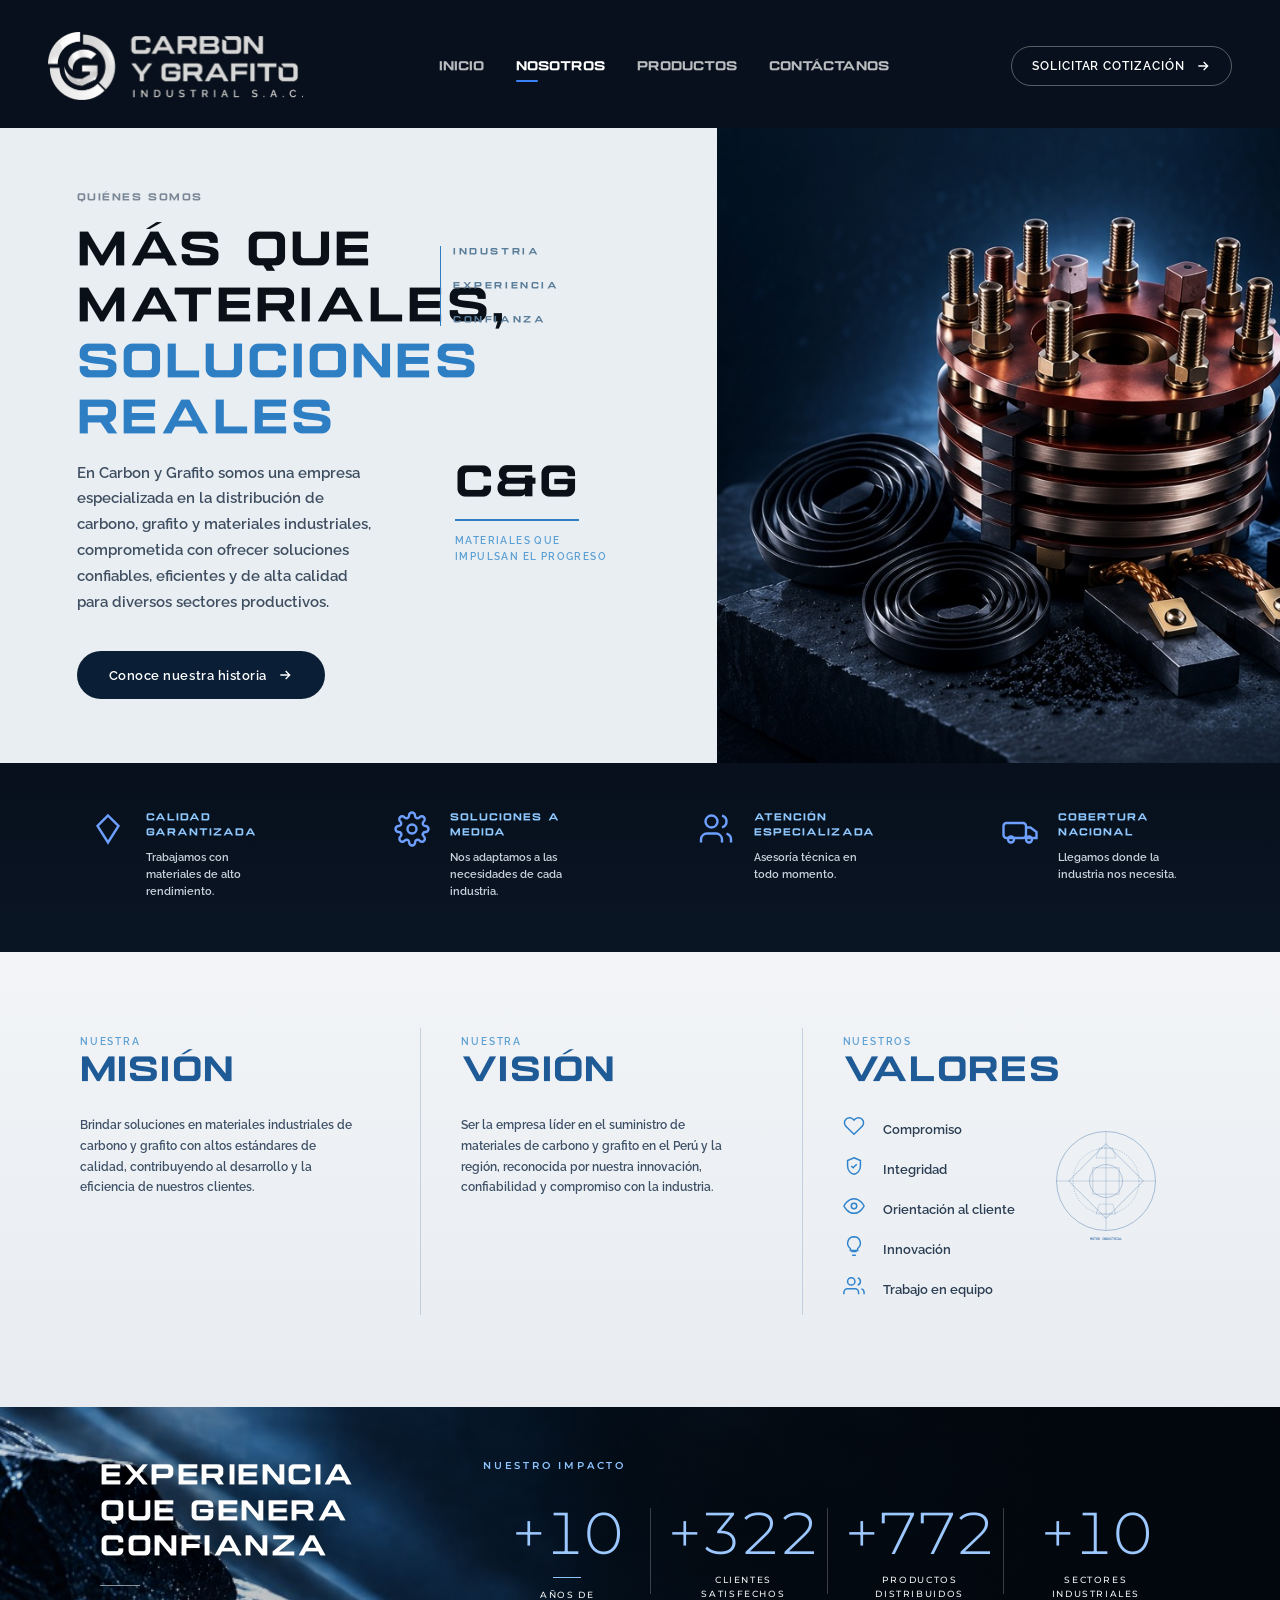
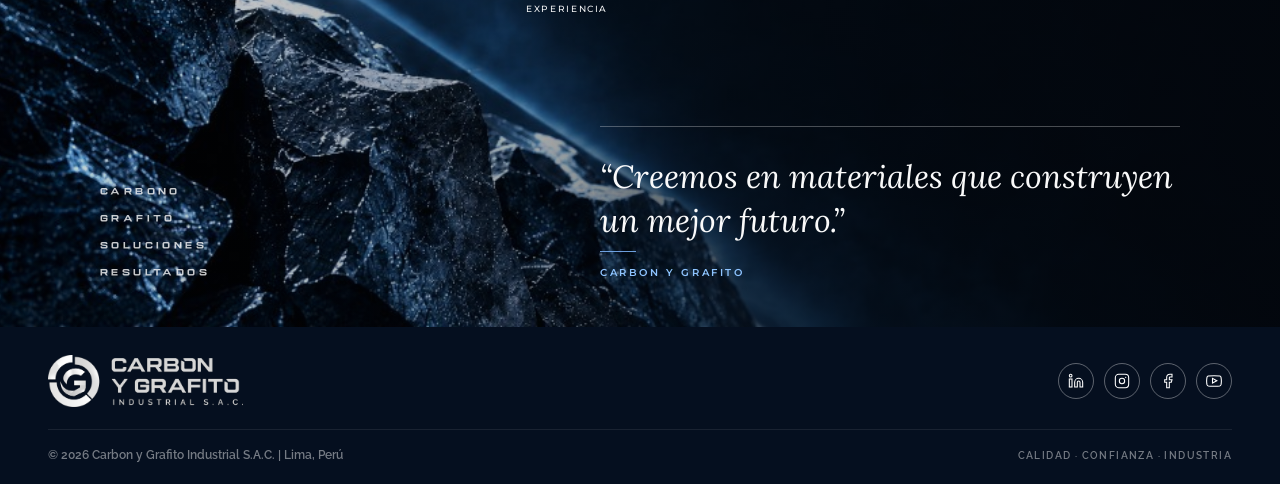
<file: nosotros.html>
<!DOCTYPE html>
<html lang="es-PE">
<head>
  <meta charset="UTF-8">
  <meta name="viewport" content="width=device-width, initial-scale=1.0">
  <meta name="robots" content="noindex, follow">
  <meta name="description" content="Carbon y Grafito Industrial S.A.C. distribuye carbono y grafito industrial en Lima, Perú, con asesoría técnica y cobertura nacional.">
  <link rel="canonical" href="https://carbonygrafitoind.com/">
  <meta http-equiv="refresh" content="0; url=index.html#nosotros">
  <script>location.replace("index.html#nosotros");</script>
  <title>Nosotros | Carbon y Grafito Industrial S.A.C.</title>
</head>
<body>
  <p>Empresa de carbono y grafito industrial en Lima, Perú. <a href="index.html#nosotros">Conocer la empresa</a>.</p>
</body>
</html>
</file>
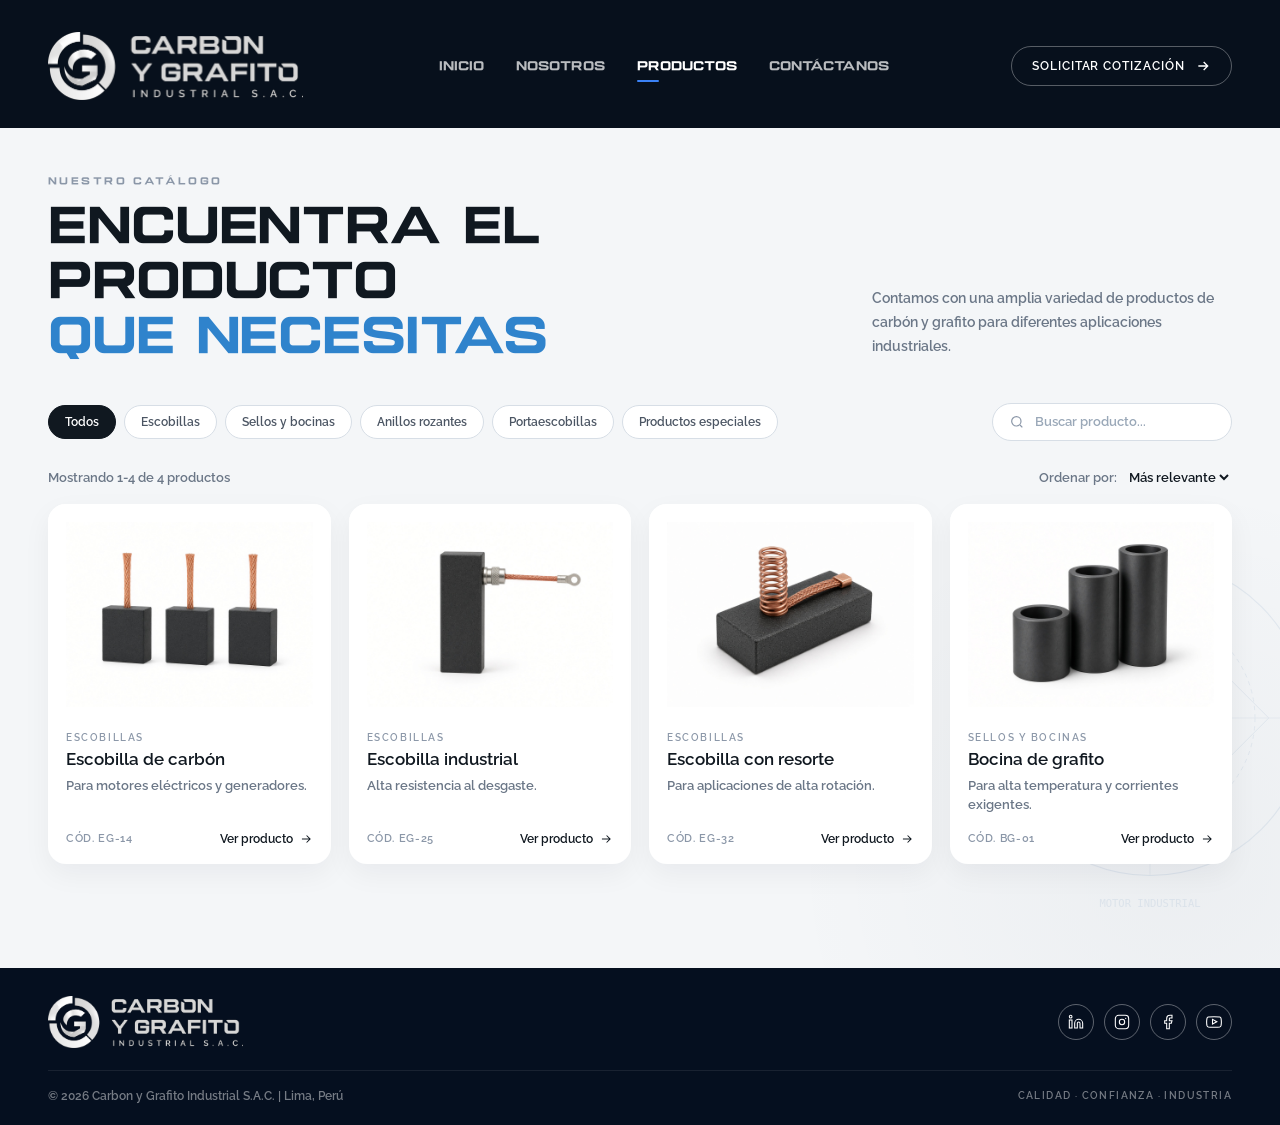
<file: productos.html>
<!DOCTYPE html>
<html lang="es-PE">
<head>
  <meta charset="UTF-8">
  <meta name="viewport" content="width=device-width, initial-scale=1.0">
  <meta name="robots" content="noindex, follow">
  <meta name="description" content="Catálogo de escobillas de carbón, sellos, bocinas, anillos rozantes y productos de grafito de Carbon y Grafito Industrial S.A.C. en Lima, Perú.">
  <link rel="canonical" href="https://carbonygrafitoind.com/">
  <meta http-equiv="refresh" content="0; url=index.html#productos">
  <script>location.replace("index.html#productos");</script>
  <title>Productos de carbón y grafito | Carbon y Grafito Industrial</title>
</head>
<body>
  <p>Escobillas de carbón, sellos, bocinas y anillos rozantes. <a href="index.html#productos">Ver el catálogo</a>.</p>
</body>
</html>
</file>
<file: css/style.css>
@font-face {
  font-family: "Gemsbuck";
  src: url("../assets/fonts/Gemsbuck-01-Bold.ttf") format("truetype");
  font-weight: 600 800;
  font-style: normal;
  font-display: swap;
}

@font-face {
  font-family: "Raleway";
  src: url("../assets/fonts/Raleway-SemiBold.ttf") format("truetype");
  font-weight: 600;
  font-style: normal;
  font-display: swap;
}

:root {
  --navy: #07101c;
  --navy-2: #0a1524;
  --navy-3: #111c2e;
  --night: #071827;
  --blue: #3b82f6;
  --blue-accent: #2f83cc;
  --blue-steel: #5c9ed6;
  --blue-soft: #6ea0ff;
  --blue-muted: #8ea8c8;
  --title-muted: #8aa3bb;
  --white: #ffffff;
  --white-cold: #f3f7fa;
  --paper: #f3f5f7;
  --ink: #101820;
  --line: rgba(255, 255, 255, 0.12);
  --glow: rgba(59, 130, 246, 0.42);
  --display: "Gemsbuck", sans-serif;
  --hero: "Gemsbuck", sans-serif;
  --ui: "Gemsbuck", sans-serif;
  --body: "Raleway", sans-serif;
  --font-montserrat: "Montserrat", var(--body), sans-serif;
  --font-lora: "Lora", Georgia, "Times New Roman", serif;
}

*, *::before, *::after {
  box-sizing: border-box;
  margin: 0;
  padding: 0;
}

html { scroll-behavior: smooth; }

body {
  font-family: var(--ui);
  background: var(--navy);
  color: var(--white);
  overflow-x: hidden;
}

img { max-width: 100%; display: block; }
a { color: inherit; text-decoration: none; }
button { cursor: pointer; border: none; background: none; color: inherit; font-family: inherit; }
ul { list-style: none; }

p,
label,
input,
select,
textarea,
small,
.footer,
.apps__list li,
.about__stats span,
.product-card__body span,
.faq-item summary,
.contact-aside__text,
.contact-aside__list,
.contact-form__file-label,
.contact-form__file-btn,
.contact-form__file-name,
.contact-form__check,
.trust__item,
.trust__panel {
  font-family: var(--body);
  font-weight: 600;
}

.home__note,
.hero__kicker,
.hero__side,
.eyebrow,
.contact-form__note,
.contact-bottom__visual p,
.contact-aside__foot,
.contact-bottom__side {
  font-family: var(--display);
  font-weight: 700;
}

.home {
  position: relative;
  height: 100vh;
  min-height: 780px;
  display: grid;
  grid-template-rows: 1fr 132px;
  overflow: hidden;
  background:
    radial-gradient(ellipse 70% 80% at 72% 42%, rgba(46, 92, 168, 0.28), transparent 58%),
    linear-gradient(180deg, #06101c 0%, #081424 48%, #070f1a 100%);
}

.home__visual {
  position: absolute;
  inset: 0 0 132px 28%;
  z-index: 1;
  pointer-events: none;
}

.home__arc {
  position: absolute;
  width: 920px;
  height: 920px;
  right: -120px;
  top: -40px;
  border: 1px solid var(--blue-accent);
  border-radius: 50%;
}

.home__glow {
  position: absolute;
  width: 620px;
  height: 620px;
  left: 18%;
  top: 10%;
  background: radial-gradient(circle, rgba(59, 130, 246, 0.38), transparent 64%);
  filter: blur(8px);
}

.home__slides,
.home__slide {
  position: absolute;
  inset: 0;
}

.home__slide {
  opacity: 0;
  transition: opacity 0.9s ease;
}

.home__slide.is-active { opacity: 1; }

.home__slide img {
  width: 100%;
  height: 100%;
  object-fit: cover;
  object-position: 78% 48%;
  max-width: none;
  -webkit-mask-image: linear-gradient(90deg, transparent 0%, rgba(0,0,0,0.2) 12%, #000 32%);
  mask-image: linear-gradient(90deg, transparent 0%, rgba(0,0,0,0.2) 12%, #000 32%);
}

.home__note {
  position: absolute;
  z-index: 3;
  font-size: 10px;
  letter-spacing: 0.28em;
  line-height: 1.75;
  color: rgba(220, 232, 246, 0.62);
  text-align: right;
}

.home__note--top {
  right: 42px;
  top: 104px;
}

.home__note--top::after {
  content: "";
  display: block;
  width: 28px;
  height: 1px;
  margin: 14px 0 0 auto;
  background: rgba(255, 255, 255, 0.35);
}

.home__note--bottom {
  right: 48px;
  bottom: 78px;
}

.header {
  position: absolute;
  inset: 0 0 auto;
  z-index: 20;
  padding: 36px 48px 0;
}

.header__inner {
  display: grid;
  grid-template-columns: 1.15fr auto 1fr;
  align-items: center;
  gap: 24px;
}

.logo {
  display: flex;
  align-items: center;
}

.logo img {
  display: block;
  height: 68px;
  width: auto;
}

.nav { justify-self: center; }

.nav__list {
  display: flex;
  gap: 32px;
  align-items: center;
}

.nav__link {
  position: relative;
  font-size: 14px;
  font-weight: 500;
  color: rgba(255, 255, 255, 0.72);
  padding-bottom: 8px;
  transition: color 0.2s;
}

.nav__link:hover,
.nav__link--active { color: var(--white); }

.nav__link--active::after {
  content: "";
  position: absolute;
  left: 0;
  bottom: 0;
  width: 22px;
  height: 2px;
  background: var(--blue);
  border-radius: 2px;
}

.nav__dropdown { position: relative; }

.nav__submenu {
  position: absolute;
  top: calc(100% + 12px);
  left: 50%;
  transform: translateX(-50%) translateY(8px);
  min-width: 220px;
  background: #101a2b;
  border: 1px solid var(--line);
  border-radius: 12px;
  padding: 10px 0;
  opacity: 0;
  visibility: hidden;
  transition: 0.2s ease;
}

.nav__dropdown:hover .nav__submenu {
  opacity: 1;
  visibility: visible;
  transform: translateX(-50%) translateY(0);
}

.nav__submenu a {
  display: block;
  padding: 10px 16px;
  font-size: 13px;
  color: var(--blue-muted);
}

.nav__submenu a:hover { color: var(--white); background: rgba(61, 126, 255, 0.08); }

.header .btn--ghost { justify-self: end; }

.btn {
  display: inline-flex;
  align-items: center;
  gap: 10px;
  border-radius: 999px;
  font-family: var(--body);
  font-size: 12px;
  font-weight: 600;
  letter-spacing: 0.08em;
  text-transform: uppercase;
  transition: 0.25s ease;
}

.btn svg { width: 16px; height: 16px; }

.btn--ghost {
  padding: 11px 20px;
  border: 1px solid rgba(255, 255, 255, 0.32);
  color: var(--white);
}

.btn--ghost:hover {
  border-color: var(--blue);
  background: rgba(61, 126, 255, 0.12);
}

.btn--ghost-dark {
  border-color: rgba(16, 24, 32, 0.2);
  color: var(--ink);
}

.btn--primary {
  background: var(--blue);
  color: var(--white);
  padding: 14px 24px;
  box-shadow: 0 12px 28px var(--glow);
}

#btnVerProductos {
  background: var(--blue-accent);
  box-shadow: 0 12px 28px rgba(47, 131, 204, 0.42);
}

#btnVerProductos:hover {
  transform: translateY(-1px);
  background: #3a94db;
}

.btn--primary:hover { transform: translateY(-1px); background: #4d8bff; }

.btn--text {
  color: var(--white);
  padding: 13px 4px 8px;
  border-bottom: 1px solid rgba(255, 255, 255, 0.55);
  border-radius: 0;
  opacity: 0.9;
}

.btn--text:hover { opacity: 1; }

.header__toggle {
  display: none;
  width: 40px;
  height: 40px;
  justify-self: end;
}

.header__toggle span {
  display: block;
  width: 20px;
  height: 1.5px;
  background: var(--white);
  margin: 5px auto;
}

.hero {
  position: relative;
  z-index: 3;
  grid-row: 1;
  height: 100%;
  min-height: 0;
  padding: 112px 48px 96px 78px;
  display: flex;
  flex-direction: column;
  justify-content: center;
}

.hero__side {
  position: absolute;
  left: 28px;
  top: 48%;
  transform: translate(-50%, -50%) rotate(-90deg);
  font-size: 10px;
  letter-spacing: 0.34em;
  color: rgba(255, 255, 255, 0.42);
  white-space: nowrap;
}

.hero__side::before {
  content: "";
  position: absolute;
  left: -36px;
  top: 50%;
  width: 24px;
  height: 1px;
  background: rgba(255, 255, 255, 0.3);
}

.hero__grid {
  position: relative;
  z-index: 2;
  max-width: min(720px, 52vw);
  padding-top: 0;
  transform: translateY(24px);
}

.hero__kicker {
  font-family: var(--ui);
  font-size: 12px;
  font-weight: 700;
  letter-spacing: 0.28em;
  text-transform: uppercase;
  color: #93a7bb;
  margin-bottom: 18px;
  line-height: 1.7;
}

.hero__title {
  display: flex;
  flex-direction: column;
  font-family: var(--hero);
  font-size: clamp(36px, 4.15vw, 62px);
  font-weight: 700;
  line-height: 0.98;
  letter-spacing: 0.01em;
  margin-bottom: 18px;
  text-transform: uppercase;
  color: var(--white);
}

.hero__title-line {
  display: block;
  white-space: nowrap;
}

.hero__title-line--accent {
  color: var(--blue-accent);
  font-weight: 700;
}

.hero__title-line--secondary {
  color: var(--blue-steel);
  font-weight: 700;
}

.hero__title-line--muted {
  color: var(--title-muted);
  font-weight: 700;
  opacity: 1;
}

.hero__lead {
  max-width: 460px;
  color: var(--white-cold);
  font-size: 16px;
  letter-spacing: 0.03em;
  line-height: 1.35;
  margin-bottom: 26px;
}

.hero__lead-accent {
  color: var(--white-cold);
}

.hero__actions {
  display: flex;
  align-items: center;
  gap: 26px;
  margin-top: 36px;
}

.hero__controls {
  position: absolute;
  left: 78px;
  right: 48px;
  bottom: 28px;
  z-index: 6;
  display: flex;
  justify-content: space-between;
  align-items: center;
  padding-right: 4px;
}

.hero__counter {
  font-size: 13px;
  color: rgba(255, 255, 255, 0.42);
  letter-spacing: 0.16em;
}

.hero__counter strong { color: var(--white); font-weight: 600; }

.hero__arrows { display: flex; gap: 10px; }

.icon-btn {
  width: 44px;
  height: 44px;
  border: 1px solid rgba(255, 255, 255, 0.45);
  border-radius: 50%;
  display: grid;
  place-items: center;
  color: var(--white);
  background: rgba(7, 16, 28, 0.28);
}

.icon-btn svg { width: 16px; height: 16px; }
.icon-btn:hover { border-color: var(--blue); background: rgba(61, 126, 255, 0.12); }

.trust {
  position: relative;
  z-index: 5;
  display: grid;
  grid-template-columns: 1fr 248px;
  min-height: 132px;
  background:
    linear-gradient(180deg, rgba(7, 16, 28, 0.08), rgba(7, 16, 28, 0.55)),
    url("../assets/hero-graphite.png") right 18% / cover no-repeat;
  color: var(--ink);
}

.trust__items {
  display: grid;
  grid-template-columns: repeat(4, 1fr);
  align-items: center;
  padding: 0 48px 0 72px;
  background: var(--paper);
  clip-path: polygon(0 0, 100% 0, calc(100% - 38px) 100%, 0 100%);
  z-index: 2;
}

.trust__item {
  display: flex;
  align-items: center;
  gap: 14px;
  font-size: 13px;
  line-height: 1.35;
  letter-spacing: 0.04em;
  text-transform: uppercase;
  color: #0f2844;
  position: relative;
  padding-bottom: 12px;
}

.trust__item::after {
  content: "";
  position: absolute;
  left: 50px;
  bottom: 0;
  width: 22px;
  height: 2px;
  background: #d3dae2;
}

.trust__icon {
  width: 38px;
  height: 38px;
  color: #5d6e84;
  flex-shrink: 0;
}

.trust__icon svg { width: 30px; height: 30px; }

.trust__panel {
  position: relative;
  color: var(--white);
  display: flex;
  flex-direction: column;
  justify-content: flex-end;
  gap: 16px;
  text-align: left;
  font-size: 11px;
  letter-spacing: 0.14em;
  text-transform: uppercase;
  line-height: 1.55;
  padding: 22px 28px 26px 18px;
}

.trust__panel svg {
  width: 18px;
  height: 18px;
}

.home-stats {
  position: relative;
  z-index: 4;
  display: grid;
  grid-template-columns: repeat(3, 1fr);
  align-items: center;
  min-height: 132px;
  padding: 28px 72px 32px;
  background: #07121f;
  border-top: 1px solid rgba(255, 255, 255, 0.06);
  color: var(--white);
}

.home-stats__item {
  position: relative;
  text-align: center;
  padding: 0 24px;
}

.home-stats__item:not(:last-child)::after {
  content: "";
  position: absolute;
  top: 50%;
  right: 0;
  width: 1px;
  height: 72px;
  transform: translateY(-50%);
  background: rgba(255, 255, 255, 0.22);
}

.home-stats__value {
  display: block;
  font-family: var(--display);
  font-size: clamp(42px, 4.5vw, 58px);
  font-weight: 700;
  line-height: 1;
  margin-bottom: 14px;
  font-variant-numeric: tabular-nums;
}

.home-stats__label {
  display: block;
  font-family: var(--body);
  font-size: 11px;
  font-weight: 600;
  letter-spacing: 0.18em;
  text-transform: uppercase;
  color: rgba(243, 247, 250, 0.88);
}

.home-stats__label::after {
  content: "";
  display: block;
  width: 28px;
  height: 1px;
  margin: 12px auto 0;
  background: rgba(255, 255, 255, 0.45);
}

.essence {
  position: relative;
  display: block;
  min-height: 620px;
  margin: 12px 0 0;
  overflow: hidden;
  background: #050a12;
  color: var(--white);
}

.essence__copy {
  position: relative;
  z-index: 2;
  display: flex;
  flex-direction: column;
  justify-content: center;
  min-height: 620px;
  padding: 72px 24px 72px 72px;
  max-width: 620px;
}

.essence__visual {
  position: absolute;
  inset: 0;
  z-index: 1;
  pointer-events: none;
}

.essence__visual img {
  width: 100%;
  height: 100%;
  object-fit: cover;
  object-position: 82% 50%;
  max-width: none;
}

.essence__copy .eyebrow,
.eyebrow--essence {
  color: var(--blue-steel);
  font-size: 12px;
  margin-bottom: 16px;
  letter-spacing: 0.16em;
  text-transform: uppercase;
}

.essence__copy h2 {
  font-size: clamp(36px, 4.4vw, 62px);
  line-height: 0.96;
  text-transform: uppercase;
  margin-bottom: 18px;
}

.essence__title-line,
.essence__title-accent {
  display: block;
}

.essence__title-accent {
  color: var(--blue-accent);
  letter-spacing: 0.04em;
  margin-top: 0.04em;
}

.essence__title-line {
  letter-spacing: 0.02em;
  margin-top: 0.04em;
}

.essence__lead {
  max-width: 460px;
  color: rgba(243, 247, 250, 0.82);
  font-family: var(--body);
  font-size: 16px;
  font-weight: 600;
  line-height: 1.65;
  margin-bottom: 36px;
}

.essence__list {
  display: grid;
  gap: 28px;
}

.essence__list li {
  display: flex;
  align-items: center;
  gap: 18px;
}

.essence__icon {
  width: 60px;
  height: 60px;
  border: 2px solid var(--blue-accent);
  border-radius: 50%;
  display: grid;
  place-items: center;
  flex-shrink: 0;
  color: var(--white);
  background: rgba(7, 18, 31, 0.28);
}

.essence__icon svg {
  width: 24px;
  height: 24px;
}

.essence__list strong {
  display: block;
  font-family: var(--body);
  font-size: 16px;
  font-weight: 600;
  letter-spacing: 0.06em;
  text-transform: uppercase;
  color: var(--white);
  margin-bottom: 5px;
}

.essence__list div span {
  display: block;
  font-family: var(--body);
  font-size: 14px;
  font-weight: 600;
  color: rgba(243, 247, 250, 0.78);
  line-height: 1.45;
  max-width: 250px;
}

.section-head, .products, .apps, .about, .contact {
  max-width: 1280px;
  margin: 0 auto;
  padding: 0 48px;
}

.products { padding-top: 88px; padding-bottom: 40px; }

.eyebrow {
  color: var(--blue-soft);
  letter-spacing: 0.22em;
  font-size: 11px;
  margin-bottom: 12px;
}

h2 {
  font-family: var(--display);
  font-size: clamp(28px, 4vw, 44px);
  line-height: 1.1;
  font-weight: 700;
}

.products__grid {
  margin-top: 36px;
  display: grid;
  grid-template-columns: repeat(5, 1fr);
  gap: 16px;
}

.product-card {
  position: relative;
  overflow: hidden;
  border-radius: 16px;
  min-height: 280px;
  background: var(--navy-3);
  border: 1px solid var(--line);
}

.product-card img {
  width: 100%;
  height: 100%;
  object-fit: cover;
  min-height: 280px;
  transition: transform 0.5s ease;
}

.product-card:hover img { transform: scale(1.06); }

.product-card__num {
  position: absolute;
  top: 14px;
  right: 14px;
  width: 34px;
  height: 34px;
  border-radius: 50%;
  background: var(--blue);
  display: grid;
  place-items: center;
  font-size: 11px;
  font-weight: 700;
  z-index: 2;
}

.product-card__body {
  position: absolute;
  inset: auto 0 0;
  padding: 18px;
  background: linear-gradient(transparent, rgba(7, 12, 22, 0.92));
}

.product-card__body h3 {
  font-family: var(--display);
  font-size: 16px;
  margin-bottom: 4px;
}

.product-card__body span {
  font-size: 12px;
  color: var(--blue-muted);
}

.apps {
  display: grid;
  grid-template-columns: 1fr 1fr;
  gap: 48px;
  align-items: center;
  padding-top: 72px;
  padding-bottom: 72px;
}

.apps__copy p:last-of-type {
  margin: 16px 0 28px;
  color: var(--blue-muted);
  max-width: 460px;
  line-height: 1.7;
}

.apps__list {
  display: grid;
  gap: 12px;
}

.apps__list li {
  padding: 16px 18px;
  border: 1px solid var(--line);
  border-radius: 12px;
  background: rgba(255, 255, 255, 0.02);
}

.about {
  padding-top: 24px;
  padding-bottom: 80px;
}

.about__copy p:last-of-type {
  margin: 16px 0 28px;
  color: var(--blue-muted);
  max-width: 640px;
  line-height: 1.7;
}

.about__stats {
  display: flex;
  gap: 40px;
}

.about__stats strong {
  display: block;
  font-family: var(--display);
  font-size: 36px;
  color: var(--blue);
}

.about__stats span { color: var(--blue-muted); font-size: 13px; }

.contact {
  padding: 0;
  max-width: none;
  background: #f4f6f8;
  color: #1a2a3a;
}

.contact-page {
  width: 100%;
}

.contact-page__hero {
  display: grid;
  grid-template-columns: 1fr 320px;
  min-height: 640px;
}

.contact-form {
  background: #f8f9fb;
  padding: 48px 56px 40px 72px;
}

.contact-form__head {
  display: flex;
  justify-content: space-between;
  align-items: flex-start;
  gap: 16px;
  margin-bottom: 28px;
}

.contact-form__title {
  font-family: var(--display);
  font-size: 22px;
  font-weight: 800;
  letter-spacing: 0.06em;
  color: #0f2844;
}

.contact-form__rule,
.contact-aside__rule,
.contact-steps__rule,
.contact-faq__rule {
  display: block;
  width: 36px;
  height: 2px;
  background: #0f2844;
  margin-top: 10px;
}

.contact-form__note {
  font-size: 10px;
  letter-spacing: 0.12em;
  color: #6b7d92;
  text-transform: uppercase;
  max-width: 140px;
  text-align: right;
  line-height: 1.5;
}

.contact-form__grid {
  display: grid;
  grid-template-columns: 1fr 1fr;
  gap: 20px 28px;
}

.contact-form__col {
  display: grid;
  gap: 16px;
  align-content: start;
}

.contact-form label {
  display: grid;
  gap: 8px;
  font-size: 13px;
  font-weight: 600;
  color: #243244;
}

.contact-form label span { color: #3d7eff; }

.contact-form input,
.contact-form select,
.contact-form textarea {
  width: 100%;
  border: 1px solid #d8dee6;
  border-radius: 8px;
  padding: 12px 14px;
  font-family: var(--body);
  font-weight: 600;
  background: #fff;
  color: #1a2a3a;
}

.contact-form input:focus,
.contact-form select:focus,
.contact-form textarea:focus {
  outline: none;
  border-color: #3d7eff;
}

.contact-form__file-label {
  font-size: 13px;
  font-weight: 600;
  color: #243244;
}

.contact-form__file-row {
  display: flex;
  align-items: center;
  gap: 12px;
  flex-wrap: wrap;
  margin-top: 8px;
}

.contact-form__file-btn {
  display: inline-flex;
  padding: 10px 16px;
  background: #eef1f5;
  border: 1px solid #d8dee6;
  border-radius: 8px;
  font-size: 13px;
  font-weight: 500;
  cursor: pointer;
}

.contact-form__file-btn input { display: none; }

.contact-form__file-name {
  font-size: 12px;
  color: #6b7d92;
}

.contact-form__file small {
  display: block;
  margin-top: 8px;
  font-size: 11px;
  color: #6b7d92;
  line-height: 1.5;
}

.contact-form__footer {
  grid-column: 1 / -1;
  display: flex;
  justify-content: space-between;
  align-items: center;
  gap: 20px;
  margin-top: 8px;
  flex-wrap: wrap;
}

.contact-form__check {
  display: flex;
  align-items: flex-start;
  gap: 10px;
  font-size: 12px;
  font-weight: 400;
  color: #4a5a6d;
  max-width: 420px;
}

.contact-form__check input {
  width: auto;
  margin-top: 3px;
}

.contact-form__check a {
  color: #2a5a8a;
  text-decoration: underline;
}

.btn--contact {
  background: #0f2844;
  color: #fff;
  padding: 12px 22px;
  border-radius: 999px;
  box-shadow: none;
}

.btn--contact:hover {
  background: #16365a;
  transform: none;
}

.contact-aside {
  background:
    linear-gradient(180deg, rgba(8, 18, 32, 0.15), rgba(8, 18, 32, 0.85)),
    url("../assets/hero-graphite.png") center/cover;
  color: #fff;
  padding: 48px 32px 36px;
  display: flex;
  flex-direction: column;
}

.contact-aside__title {
  font-family: var(--display);
  font-size: 18px;
  font-weight: 800;
  letter-spacing: 0.08em;
  color: #8ec0ff;
}

.contact-aside__text {
  margin: 18px 0 28px;
  font-size: 14px;
  line-height: 1.7;
  color: rgba(255, 255, 255, 0.88);
}

.contact-aside__list {
  display: grid;
  gap: 22px;
}

.contact-aside__list li {
  display: flex;
  gap: 14px;
  align-items: flex-start;
}

.contact-aside__icon {
  width: 40px;
  height: 40px;
  border: 1px solid rgba(255, 255, 255, 0.25);
  border-radius: 50%;
  display: grid;
  place-items: center;
  flex-shrink: 0;
}

.contact-aside__icon svg { width: 18px; height: 18px; }

.contact-aside__list strong {
  display: block;
  font-size: 12px;
  letter-spacing: 0.06em;
  margin-bottom: 4px;
  color: #b8cce4;
}

.contact-aside__list a,
.contact-aside__list span {
  font-size: 14px;
  color: #fff;
}

.contact-aside__foot {
  margin-top: auto;
  padding-top: 32px;
  font-size: 10px;
  letter-spacing: 0.22em;
  color: #8ec0ff;
}

.contact-steps {
  padding: 56px 72px 48px;
  background: #f4f6f8;
}

.contact-steps__title {
  font-family: var(--display);
  font-size: 20px;
  font-weight: 800;
  letter-spacing: 0.06em;
  color: #0f2844;
}

.contact-steps__grid {
  margin-top: 28px;
  display: grid;
  grid-template-columns: repeat(4, 1fr);
  gap: 24px;
}

.contact-steps__head {
  display: flex;
  align-items: center;
  gap: 12px;
  margin-bottom: 14px;
  color: #9aa8b8;
}

.contact-steps__head span {
  font-family: var(--display);
  font-size: 28px;
  font-weight: 700;
}

.contact-steps__head svg { width: 22px; height: 22px; }

.contact-steps__grid h4 {
  font-size: 15px;
  font-weight: 700;
  color: #0f2844;
  margin-bottom: 8px;
}

.contact-steps__grid p {
  font-size: 13px;
  line-height: 1.6;
  color: #5a6a7d;
}

.contact-bottom {
  position: relative;
  display: grid;
  grid-template-columns: 280px 1fr;
  gap: 48px;
  padding: 0 72px 56px;
  background: #f4f6f8;
}

.contact-bottom__visual {
  position: relative;
  min-height: 320px;
  overflow: hidden;
  border-radius: 4px;
}

.contact-bottom__visual img {
  width: 100%;
  height: 100%;
  object-fit: cover;
  filter: grayscale(0.2);
}

.contact-bottom__visual p {
  position: absolute;
  left: 20px;
  bottom: 24px;
  font-family: var(--display);
  font-size: 18px;
  font-weight: 800;
  letter-spacing: 0.12em;
  line-height: 1.35;
  color: #fff;
}

.contact-faq__title {
  font-family: var(--display);
  font-size: 20px;
  font-weight: 800;
  letter-spacing: 0.06em;
  color: #0f2844;
}

.contact-faq__list {
  margin-top: 24px;
  display: grid;
  gap: 10px;
}

.faq-item {
  background: #eef1f5;
  border-radius: 6px;
  overflow: hidden;
}

.faq-item summary {
  list-style: none;
  cursor: pointer;
  padding: 16px 48px 16px 18px;
  font-size: 14px;
  font-weight: 600;
  color: #243244;
  position: relative;
}

.faq-item summary::-webkit-details-marker { display: none; }

.faq-item summary::after {
  content: "+";
  position: absolute;
  right: 18px;
  top: 50%;
  transform: translateY(-50%);
  font-size: 20px;
  color: #0f2844;
  font-weight: 400;
}

.faq-item[open] summary::after { content: "−"; }

.faq-item p {
  padding: 0 18px 16px;
  font-size: 13px;
  line-height: 1.6;
  color: #5a6a7d;
}

.contact-bottom__side {
  position: absolute;
  right: 24px;
  top: 0;
  font-size: 10px;
  letter-spacing: 0.22em;
  line-height: 1.8;
  color: #9aa8b8;
  text-align: right;
}

.talk {
  position: relative;
  margin-top: 0;
  overflow: hidden;
  background-color: #f4f8fb;
  background-image: url("../assets/talk-blueprint-bg.png");
  background-repeat: no-repeat;
  background-size: cover;
  background-position: right center;
  color: #0f2844;
}

.talk__inner {
  position: relative;
  z-index: 1;
  max-width: 1280px;
  margin: 0 auto;
  padding: 48px 56px 44px;
  display: grid;
  grid-template-columns: minmax(280px, 1.15fr) minmax(260px, 0.85fr);
  gap: 40px 56px;
  align-items: center;
}

.talk__eyebrow {
  font-family: var(--body);
  font-size: 11px;
  font-weight: 600;
  letter-spacing: 0.52em;
  text-transform: uppercase;
  color: var(--blue-accent);
  margin: 0 0 6px;
}

.talk__title {
  font-family: var(--display);
  font-size: clamp(40px, 4.6vw, 58px);
  line-height: 1;
  text-transform: uppercase;
  color: #0a2340;
  margin: 16px 0 6px;
}

.talk__title span {
  color: var(--blue-accent);
}

.talk__lead {
  max-width: 460px;
  font-family: var(--body);
  font-size: 15px;
  font-weight: 600;
  line-height: 1.22;
  color: #4a5d72;
  margin: 0 0 18px;
}

.btn--talk {
  margin-bottom: 28px;
  text-transform: none;
  letter-spacing: 0.02em;
  font-size: 14px;
  padding: 13px 24px;
}

.talk__features {
  display: flex;
  flex-wrap: nowrap;
  align-items: stretch;
  gap: 0;
  padding-top: 0;
  font-family: var(--body);
}

.talk__features li {
  display: flex;
  flex-direction: column;
  align-items: center;
  justify-content: flex-start;
  gap: 10px;
  padding: 0 32px;
  font-family: var(--body);
  font-size: 11px;
  font-weight: 600;
  letter-spacing: 0.14em;
  text-transform: uppercase;
  text-align: center;
  color: var(--night);
  white-space: nowrap;
}

.talk__features li:first-child {
  padding-left: 0;
}

.talk__features li:not(:last-child) {
  border-right: 1px solid rgba(15, 40, 68, 0.18);
}

.talk__feat-icon {
  width: auto;
  height: auto;
  border: 0;
  border-radius: 0;
  display: grid;
  place-items: center;
  color: var(--night);
}

.talk__feat-icon svg {
  width: 22px;
  height: 22px;
}

.talk__channels {
  position: relative;
  padding-left: 40px;
  display: grid;
  gap: 22px;
  align-content: center;
}

.talk__channels::before {
  content: "";
  position: absolute;
  left: 0;
  top: 8%;
  bottom: 8%;
  width: 1px;
  background: rgba(15, 40, 68, 0.16);
}

.talk__channel {
  display: flex;
  align-items: center;
  gap: 14px;
  color: inherit;
  transition: color 0.2s;
}

.talk__channel:hover {
  color: var(--night);
}

.talk__channel-icon {
  width: 46px;
  height: 46px;
  border: 1.5px solid var(--blue-accent);
  border-radius: 50%;
  display: grid;
  place-items: center;
  color: var(--night);
  flex-shrink: 0;
  background: transparent;
}

.talk__channel-icon svg {
  width: 20px;
  height: 20px;
}

.talk__channel span:last-child {
  display: flex;
  flex-direction: column;
  gap: 3px;
}

.talk__channel em {
  font-family: var(--body);
  font-style: normal;
  font-size: 13px;
  font-weight: 600;
  letter-spacing: 0;
  text-transform: none;
  color: #5a6d80;
}

.talk__value {
  font-family: var(--body), "Segoe UI", sans-serif;
  font-size: 16px;
  font-weight: 600;
  font-style: normal;
  letter-spacing: 0.01em;
  line-height: 1.2;
  color: var(--night);
  font-variant-numeric: lining-nums;
}

.site-footer {
  background: #050f1f;
  color: var(--white);
  padding: 28px 48px 22px;
}

.site-footer__top {
  display: flex;
  align-items: center;
  justify-content: space-between;
  gap: 24px;
  padding-bottom: 22px;
  border-bottom: 1px solid rgba(255, 255, 255, 0.08);
}

.site-footer__brand img {
  height: 52px;
  width: auto;
}

.site-footer__nav {
  display: flex;
  flex-wrap: wrap;
  justify-content: center;
  gap: 8px 20px;
  font-family: var(--body);
  font-size: 11px;
  font-weight: 600;
  letter-spacing: 0.12em;
  text-transform: uppercase;
}

.site-footer__nav a {
  color: rgba(255, 255, 255, 0.88);
}

.site-footer__nav a:hover {
  color: var(--blue-soft);
}

.site-footer__social {
  display: flex;
  justify-content: flex-end;
  gap: 10px;
}

.site-footer__social a {
  width: 36px;
  height: 36px;
  border: 1px solid rgba(255, 255, 255, 0.35);
  border-radius: 50%;
  display: grid;
  place-items: center;
  color: var(--white);
}

.site-footer__social svg {
  width: 16px;
  height: 16px;
}

.site-footer__bottom {
  display: flex;
  justify-content: space-between;
  align-items: center;
  gap: 16px;
  padding-top: 18px;
  font-family: var(--body);
  font-size: 12px;
  font-weight: 600;
  color: rgba(255, 255, 255, 0.45);
}

.site-footer__tag {
  letter-spacing: 0.14em;
  text-transform: uppercase;
  font-size: 10px;
}

.modal {
  position: fixed;
  inset: 0;
  z-index: 50;
  display: grid;
  place-items: center;
  opacity: 0;
  visibility: hidden;
  transition: 0.25s ease;
}

.modal.is-open { opacity: 1; visibility: visible; }

.modal__overlay {
  position: absolute;
  inset: 0;
  background: rgba(5, 8, 16, 0.72);
}

.modal__content {
  position: relative;
  width: min(460px, 92vw);
  background: #101a2b;
  border: 1px solid var(--line);
  border-radius: 20px;
  padding: 32px;
}

.modal__content h2 { margin-bottom: 8px; }
.modal__content p { color: var(--blue-muted); margin-bottom: 20px; }

.modal__content--quote {
  width: min(1140px, 96vw);
  padding: 0;
  overflow: hidden;
  background: #0d1726;
}

.quote-layout {
  display: grid;
  grid-template-columns: 0.92fr 1.08fr;
}

.quote-layout__form {
  padding: 40px 36px 36px;
}

.quote-aside {
  position: relative;
  padding: 44px 44px 40px;
  background: linear-gradient(155deg, #0c2a52 0%, #0a1c38 55%, #081425 100%);
  border-left: 1px solid rgba(255, 255, 255, 0.08);
  display: flex;
  flex-direction: column;
  justify-content: flex-start;
}

.quote-aside::after {
  content: "";
  position: absolute;
  inset: 0;
  background: radial-gradient(120% 90% at 100% 0%, rgba(61, 126, 255, 0.22), transparent 60%);
  pointer-events: none;
}

.quote-aside__brand {
  position: relative;
  margin: 0 0 8px;
  font-family: var(--display);
  font-size: clamp(21px, 3vw, 26px);
  font-weight: 700;
  line-height: 1.15;
  letter-spacing: 0.06em;
  color: var(--white);
}

.quote-aside__tag {
  position: relative;
  margin: 0 0 28px;
  font-family: var(--body);
  font-size: 13px;
  line-height: 1.5;
  color: var(--blue-muted);
}

.quote-aside__list {
  position: relative;
  list-style: none;
  margin: 0;
  padding: 0;
  display: flex;
  flex-direction: column;
  flex: 1;
  justify-content: space-between;
  gap: 8px;
}

.quote-aside__item {
  display: flex;
  align-items: center;
  gap: 16px;
  padding: 16px 0;
  border-bottom: 1px solid rgba(255, 255, 255, 0.08);
}

.quote-aside__item:last-child {
  border-bottom: none;
}

.quote-aside__icon {
  flex-shrink: 0;
  width: 44px;
  height: 44px;
  display: grid;
  place-items: center;
  border-radius: 12px;
  background: rgba(255, 255, 255, 0.08);
  border: 1px solid rgba(255, 255, 255, 0.1);
  color: var(--blue-soft);
}

.quote-aside__icon svg {
  width: 21px;
  height: 21px;
}

.quote-aside__text {
  display: flex;
  flex-direction: column;
  gap: 3px;
  min-width: 0;
}

.quote-aside__text em {
  font-family: var(--body);
  font-style: normal;
  font-size: 11px;
  font-weight: 700;
  letter-spacing: 0.1em;
  text-transform: uppercase;
  color: var(--blue-muted);
}

.quote-aside__value {
  font-family: var(--body);
  font-size: clamp(16px, 2.2vw, 19px);
  font-weight: 600;
  font-style: normal;
  line-height: 1.4;
  letter-spacing: 0.11em;
  text-transform: uppercase;
  font-variant-numeric: lining-nums;
  color: var(--white);
  word-break: break-word;
}

a.quote-aside__value {
  text-decoration: none;
}

a.quote-aside__value:hover {
  color: var(--blue-soft);
}

a.quote-aside__value:focus {
  outline: none;
}

a.quote-aside__value:focus-visible {
  outline: 2px solid var(--blue-soft);
  outline-offset: 3px;
  border-radius: 4px;
}

.modal__content--quote .quote-form__kicker {
  margin: 0 0 8px;
  font-size: 11px;
  font-weight: 700;
  letter-spacing: 0.18em;
  text-transform: uppercase;
  color: var(--blue);
}

.modal__content--quote h2 {
  margin: 0 0 10px;
  font-size: clamp(22px, 4vw, 28px);
  line-height: 1.15;
  color: var(--white);
}

.modal__content--quote .quote-form__lead {
  margin: 0 0 22px;
  font-size: 14px;
  line-height: 1.5;
  color: var(--blue-muted);
}

.quote-form__grid {
  display: grid;
  grid-template-columns: 1fr 1fr;
  gap: 14px 12px;
  margin-bottom: 18px;
}

.quote-form__field {
  display: flex;
  flex-direction: column;
  gap: 6px;
  min-width: 0;
}

.quote-form__field--full {
  grid-column: 1 / -1;
}

.quote-form__label {
  font-size: 11px;
  font-weight: 700;
  letter-spacing: 0.08em;
  text-transform: uppercase;
  color: rgba(255, 255, 255, 0.72);
}

.quote-form input,
.quote-form textarea {
  width: 100%;
  background: rgba(255, 255, 255, 0.05);
  border: 1px solid rgba(255, 255, 255, 0.12);
  border-radius: 12px;
  padding: 12px 14px;
  color: var(--white);
  font-family: var(--body);
  font-size: 14px;
  font-weight: 600;
  transition: border-color 0.2s ease, box-shadow 0.2s ease, background 0.2s ease;
}

.quote-form textarea {
  min-height: 112px;
  resize: vertical;
  line-height: 1.45;
}

.quote-form input::placeholder,
.quote-form textarea::placeholder {
  color: rgba(255, 255, 255, 0.28);
  font-weight: 500;
}

.quote-form input:hover,
.quote-form textarea:hover {
  border-color: rgba(255, 255, 255, 0.2);
}

.quote-form input:focus,
.quote-form textarea:focus {
  outline: none;
  border-color: rgba(77, 139, 255, 0.85);
  box-shadow: 0 0 0 3px rgba(77, 139, 255, 0.18);
  background: rgba(255, 255, 255, 0.07);
}

.quote-form__submit {
  width: 100%;
  justify-content: center;
  gap: 10px;
  padding: 14px 20px;
}

.quote-form__submit svg {
  width: 20px;
  height: 20px;
  flex-shrink: 0;
}

.btn--whatsapp {
  background: #25d366;
  box-shadow: 0 8px 24px rgba(37, 211, 102, 0.28);
}

.btn--whatsapp:hover {
  background: #20bd5a;
}

@media (max-width: 760px) {
  .modal {
    display: flex;
    align-items: flex-start;
    justify-content: center;
    padding:
      max(12px, env(safe-area-inset-top, 0px))
      max(12px, env(safe-area-inset-right, 0px))
      max(16px, env(safe-area-inset-bottom, 0px))
      max(12px, env(safe-area-inset-left, 0px));
    overflow-x: hidden;
    overflow-y: auto;
    overscroll-behavior: contain;
    -webkit-overflow-scrolling: touch;
  }

  .modal__content--quote {
    width: min(1140px, 100%);
    max-height: none;
    margin: 0;
    border-radius: 16px;
  }

  .modal__content--quote .modal__close {
    top: 10px;
    right: 12px;
    z-index: 3;
    width: 40px;
    height: 40px;
    display: grid;
    place-items: center;
    border-radius: 999px;
    background: rgba(8, 14, 24, 0.72);
    backdrop-filter: blur(6px);
  }

  .quote-layout {
    grid-template-columns: 1fr;
  }

  .quote-aside {
    border-left: 0;
    border-top: 1px solid rgba(255, 255, 255, 0.08);
  }

  .quote-layout__form {
    padding: 44px 20px 24px;
  }

  .quote-aside {
    padding: 24px 20px 28px;
  }

  .quote-aside__list {
    flex: none;
    justify-content: flex-start;
    gap: 0;
  }

  .quote-aside__item {
    padding: 14px 0;
  }

  .quote-aside__value {
    font-size: 15px;
    letter-spacing: 0.06em;
  }

  .quote-form__grid {
    grid-template-columns: 1fr;
    gap: 12px;
  }

  .quote-form__field--full {
    grid-column: auto;
  }

  .quote-form textarea {
    min-height: 96px;
  }
}

.modal__content form { display: grid; gap: 10px; }

.modal__content input,
.modal__content textarea {
  width: 100%;
  background: rgba(255, 255, 255, 0.04);
  border: 1px solid var(--line);
  border-radius: 10px;
  padding: 12px 14px;
  color: var(--white);
  font-family: var(--body);
  font-weight: 600;
}

.modal__close {
  position: absolute;
  top: 14px;
  right: 16px;
  font-size: 28px;
  color: var(--blue-muted);
}

@media (max-width: 1100px) {
  .header, .hero, .section-head, .products, .apps, .about, .essence__copy { padding-left: 24px; padding-right: 24px; }
  .talk__inner { grid-template-columns: 1fr; padding: 40px 24px 48px; gap: 32px; }
  .talk__channels { padding-left: 0; padding-top: 24px; }
  .talk__channels::before { display: none; }
  .talk__features { flex-wrap: wrap; }
  .talk__features li { padding: 8px 16px 0 0; border-right: 0; align-items: flex-start; }
  .site-footer { padding: 24px; }
  .site-footer__top { flex-direction: column; text-align: center; }
  .site-footer__social { justify-content: center; }
  .site-footer__bottom { flex-direction: column; text-align: center; }
  .header { padding-top: 16px; }
  .header__inner { grid-template-columns: 1fr auto auto; }
  .home { height: auto; min-height: 0; grid-template-rows: auto auto; }
  .home__visual { position: relative; inset: auto; height: 420px; width: 100%; }
  .home__note { display: none; }
  .hero {
    height: auto;
    padding: 110px 24px 88px;
    justify-content: flex-start;
  }
  .hero__controls {
    left: 24px;
    right: 24px;
    bottom: 24px;
  }
  .hero__grid { transform: none; }
  .hero__side { display: none; }
  .hero__title { font-size: clamp(40px, 9vw, 58px); }
  .hero__grid, .apps, .trust, .products__grid { grid-template-columns: 1fr; }
  .hero__grid { max-width: 100%; }
  .trust__items { grid-template-columns: 1fr 1fr; padding: 24px; gap: 18px; clip-path: none; }
  .trust__panel { min-height: 120px; }
  .home-stats {
    grid-template-columns: 1fr;
    gap: 28px;
    padding: 32px 24px;
  }
  .home-stats__item:not(:last-child)::after { display: none; }
  .essence {
    min-height: 0;
  }
  .essence__copy {
    padding: 56px 24px 40px;
    max-width: none;
    min-height: 0;
  }
  .essence__visual {
    position: relative;
    min-height: 320px;
  }
  .essence__visual img {
    object-position: 70% 50%;
  }
  .products__grid { grid-template-columns: 1fr 1fr; }
  .contact-page__hero { grid-template-columns: 1fr; }
  .contact-form { padding: 32px 24px; }
  .contact-form__grid { grid-template-columns: 1fr; }
  .contact-steps__grid { grid-template-columns: 1fr 1fr; }
  .contact-bottom { grid-template-columns: 1fr; padding: 0 24px 40px; }
  .contact-bottom__side { display: none; }
  .contact-steps { padding: 40px 24px; }
}

@media (max-width: 800px) {
  .header__toggle { display: inline-flex; }
  .header .btn--ghost { display: none; }
  .logo img { height: 44px; }
  .hero__title { font-size: clamp(32px, 8.5vw, 44px); }
  .hero__grid { max-width: 100%; }
  .products__grid, .trust__items, .about__stats { grid-template-columns: 1fr; }
  .contact-steps__grid { grid-template-columns: 1fr; }
  .contact-form__footer { flex-direction: column; align-items: stretch; }
}

/* —— Página Nosotros —— */

.page-nosotros,
body.is-nosotros {
  background: #eef1f4;
  color: var(--ink);
}

.site-view[hidden] {
  display: none !important;
}

.header--page {
  position: relative;
  inset: auto;
  padding: 32px 48px 28px;
  background: var(--navy);
}

.header--page + main {
  padding-top: 0;
}

.btn--navy {
  background: #0a1e35;
  color: var(--white);
  padding: 16px 32px;
  margin-top: 4px;
  font-size: 13px;
  letter-spacing: 0.04em;
  text-transform: none;
}

.btn--navy:hover {
  background: #122a45;
  transform: translateY(-1px);
}

.nosotros-hero {
  display: grid;
  grid-template-columns: minmax(0, 1.12fr) minmax(0, 0.88fr);
  align-items: stretch;
  min-height: clamp(620px, 52vh, 720px);
  background: #e9eef2;
}

.nosotros-hero__panel {
  display: grid;
  grid-template-columns: minmax(0, 1fr) minmax(168px, 200px);
  grid-template-areas:
    "eyebrow  ."
    "title    pillars"
    "lead     mark"
    "cta      .";
  align-items: start;
  column-gap: clamp(32px, 5vw, 72px);
  row-gap: 0;
  padding: clamp(64px, 7vh, 88px) clamp(40px, 6vw, 88px);
}

.nosotros-hero__eyebrow {
  grid-area: eyebrow;
  width: 100%;
  max-width: 560px;
  text-align: left;
  font-family: var(--display);
  font-size: 11px;
  font-weight: 700;
  letter-spacing: 0.14em;
  text-transform: uppercase;
  color: #7a8796;
  margin: 0 0 22px;
}

.nosotros-hero__title {
  grid-area: title;
  width: 100%;
  max-width: 560px;
  text-align: left;
  margin: 0 0 0.55em;
  font-weight: inherit;
  line-height: inherit;
}

.nosotros-hero__pillar-wrap {
  grid-area: pillars;
  align-self: start;
  display: flex;
  align-items: stretch;
  gap: 12px;
  padding-top: 20px;
}

.nosotros-hero__lead {
  grid-area: lead;
  width: 100%;
  max-width: 560px;
  text-align: left;
  font-family: var(--body);
  font-size: 15px;
  font-weight: 600;
  line-height: 1.72;
  color: #3f4f61;
  margin: 0 0 32px;
  text-wrap: pretty;
}

.nosotros-hero__mark {
  grid-area: mark;
  align-self: start;
  margin-left: 15px;
}

.nosotros-hero__cta {
  grid-area: cta;
  justify-self: start;
  max-width: 560px;
}

.nosotros-hero__title-line {
  display: block;
  font-family: var(--display);
  font-size: clamp(36px, 4.2vw, 52px);
  font-weight: 700;
  line-height: 1.02;
  letter-spacing: 0.04em;
  text-transform: uppercase;
  text-indent: 0;
  color: #0a1018;
  margin: 0;
  padding: 0;
}

.nosotros-hero__title-line + .nosotros-hero__title-line {
  margin-top: 0.06em;
}

.nosotros-hero__title-line--accent {
  color: #2e7ec4;
}

.nosotros-hero__vline {
  width: 1px;
  align-self: stretch;
  background: #2e7ec4;
  flex-shrink: 0;
}

.nosotros-hero__pillars {
  display: flex;
  flex-direction: column;
  justify-content: flex-start;
  gap: 22px;
  margin: 0;
  font-family: var(--display);
  font-size: 10px;
  font-weight: 700;
  letter-spacing: 0.26em;
  text-transform: uppercase;
  color: #5a7d9a;
  line-height: 1.2;
}

.nosotros-hero__mark strong {
  display: block;
  font-family: var(--display);
  font-size: clamp(38px, 4vw, 48px);
  font-weight: 700;
  letter-spacing: 0.02em;
  color: #0a1018;
  line-height: 1;
  padding-bottom: 10px;
  border-bottom: 2px solid #2e7ec4;
  width: fit-content;
}

.nosotros-hero__mark span {
  display: block;
  margin-top: 12px;
  max-width: 168px;
  font-family: var(--body);
  font-size: 10px;
  font-weight: 600;
  letter-spacing: 0.14em;
  text-transform: uppercase;
  line-height: 1.65;
  color: #5a9fd4;
}

.nosotros-hero__visual {
  position: relative;
  overflow: hidden;
  min-height: clamp(620px, 52vh, 720px);
  background: #0a1018;
}

.nosotros-hero__visual img {
  width: 100%;
  height: 100%;
  object-fit: cover;
  object-position: 62% 48%;
  min-height: clamp(620px, 52vh, 720px);
}

.nosotros-bar {
  padding: clamp(48px, 5vh, 64px) clamp(40px, 7vw, 96px) clamp(52px, 5vh, 68px);
  background: linear-gradient(180deg, #07101c 0%, #0a1524 100%);
  color: var(--white);
}

.nosotros-bar__inner {
  display: grid;
  grid-template-columns: repeat(4, minmax(0, 1fr));
  column-gap: clamp(64px, 9vw, 160px);
  row-gap: 28px;
  max-width: min(1560px, 96vw);
  margin: 0 auto;
  width: 100%;
  align-items: start;
}

.nosotros-bar__item {
  display: flex;
  align-items: flex-start;
  gap: 16px;
  max-width: none;
  padding-right: 8px;
}

.nosotros-bar__icon {
  flex-shrink: 0;
  width: 40px;
  height: 40px;
  color: var(--blue-soft);
}

.nosotros-bar__icon svg {
  width: 36px;
  height: 36px;
}

.nosotros-bar__item h2 {
  font-family: var(--display);
  font-size: 11px;
  font-weight: 700;
  letter-spacing: 0.1em;
  text-transform: uppercase;
  margin-bottom: 8px;
  line-height: 1.35;
  color: #8ec8ff;
}

.nosotros-bar__item p {
  font-family: var(--body);
  font-size: 11px;
  font-weight: 600;
  line-height: 1.55;
  color: rgba(230, 238, 248, 0.88);
  max-width: 200px;
}

.nosotros-mvv {
  position: relative;
  padding: clamp(72px, 8vh, 96px) 20px clamp(88px, 9vh, 112px);
  background: linear-gradient(180deg, #f2f4f7 0%, #e8ecf0 100%);
}

.nosotros-mvv__inner {
  display: grid;
  grid-template-columns: repeat(3, minmax(0, 1fr));
  gap: 0 24px;
  max-width: 1120px;
  margin: 0 auto;
  width: 100%;
}

.nosotros-mvv__col {
  position: relative;
  padding: 12px 28px 16px 0;
  min-height: 280px;
}

.nosotros-mvv__col:not(:last-child)::after {
  content: "";
  position: absolute;
  top: 4px;
  right: 16px;
  width: 1px;
  height: calc(100% - 8px);
  background: rgba(142, 168, 200, 0.45);
}

.nosotros-mvv__label {
  font-family: var(--body);
  font-size: 10px;
  font-weight: 600;
  letter-spacing: 0.18em;
  text-transform: uppercase;
  color: #5a9fd4;
  margin-bottom: 4px;
}

.nosotros-mvv__heading {
  font-family: var(--display);
  font-size: clamp(30px, 3vw, 40px);
  font-weight: 700;
  letter-spacing: 0.03em;
  text-transform: uppercase;
  color: #1e5a96;
  margin-bottom: 22px;
}

.nosotros-mvv__text {
  font-family: var(--body);
  font-size: 12px;
  font-weight: 600;
  line-height: 1.72;
  color: #3d5066;
  max-width: 280px;
}

.nosotros-mvv__values-row {
  display: grid;
  grid-template-columns: minmax(0, 1fr) minmax(100px, 132px);
  gap: 8px 12px;
  align-items: start;
}

.nosotros-mvv__diagram {
  margin: 0;
  padding: 0;
  line-height: 0;
  opacity: 0.92;
}

.nosotros-mvv__diagram img {
  width: 100%;
  height: auto;
}

.nosotros-mvv__values {
  display: flex;
  flex-direction: column;
  gap: 12px;
}

.nosotros-mvv__values li {
  display: flex;
  align-items: center;
  gap: 12px;
  font-family: var(--body);
  font-size: 13px;
  font-weight: 600;
  color: #2a3d52;
}

.nosotros-mvv__value-icon {
  width: 28px;
  height: 28px;
  color: var(--blue-accent);
  flex-shrink: 0;
}

.nosotros-mvv__value-icon svg {
  width: 22px;
  height: 22px;
}

@media (max-width: 1100px) {
  .nosotros-hero {
    grid-template-columns: 1fr;
    max-height: none;
    min-height: 0;
  }

  .nosotros-hero__panel {
    grid-template-columns: 1fr;
    grid-template-areas:
      "eyebrow"
      "title"
      "lead"
      "cta"
      "pillars"
      "mark";
    padding: 40px clamp(24px, 5vw, 32px) 36px;
  }

  .nosotros-hero__pillar-wrap {
    margin-top: 8px;
  }

  .nosotros-hero__mark {
    margin-left: 15px;
    margin-top: 16px;
  }

  .nosotros-hero__vline {
    min-height: 118px;
  }

  .nosotros-hero__pillars {
    gap: 20px;
  }

  .nosotros-hero__visual {
    min-height: 360px;
  }

  .nosotros-hero__visual img {
    min-height: 360px;
  }

  .nosotros-bar__inner {
    grid-template-columns: repeat(2, minmax(0, 1fr));
    column-gap: 48px;
  }

  .nosotros-bar__item {
    max-width: none;
  }

  .nosotros-mvv {
    padding: 48px 20px 64px;
  }

  .nosotros-mvv__inner {
    grid-template-columns: 1fr;
    gap: 0;
  }

  .nosotros-mvv__values-row {
    grid-template-columns: 1fr minmax(120px, 160px);
  }

  .nosotros-mvv__col:not(:last-child)::after {
    display: none;
  }

  .nosotros-mvv__col {
    padding: 0 0 32px;
    border-bottom: 1px solid rgba(47, 131, 204, 0.2);
  }

  .nosotros-mvv__col:last-child {
    border-bottom: 0;
    padding-bottom: 0;
  }
}

@media (max-width: 720px) {
  .header--page { padding: 20px 24px 0; }
  .nosotros-bar__inner {
    grid-template-columns: 1fr;
    row-gap: 32px;
  }

  .nosotros-bar__item {
    max-width: 320px;
    margin: 0 auto;
  }
}

/* —— Nosotros: impacto —— */

.visually-hidden {
  position: absolute;
  width: 1px;
  height: 1px;
  padding: 0;
  margin: -1px;
  overflow: hidden;
  clip: rect(0, 0, 0, 0);
  white-space: nowrap;
  border: 0;
}

.nosotros-impact {
  position: relative;
  overflow: hidden;
  color: var(--white);
  background: #03070d url("../assets/nosotros-impact-rocks.png") center / cover no-repeat;
}

.nosotros-impact::after {
  content: "";
  position: absolute;
  inset: 0;
  background: linear-gradient(
    90deg,
    rgba(3, 7, 13, 0.15) 0%,
    rgba(3, 7, 13, 0.35) 42%,
    rgba(3, 7, 13, 0.72) 58%,
    rgba(3, 7, 13, 0.88) 100%
  );
  pointer-events: none;
}

.nosotros-impact__inner {
  position: relative;
  z-index: 1;
  display: grid;
  grid-template-columns: minmax(0, 0.34fr) minmax(0, 0.66fr);
  align-items: stretch;
  gap: 24px;
  max-width: 1120px;
  min-height: 520px;
  margin: 0 auto;
  padding: 52px 20px 48px;
}

.nosotros-impact__left {
  display: flex;
  flex-direction: column;
  justify-content: space-between;
  min-height: 400px;
}

.nosotros-impact__trust p {
  font-family: var(--display);
  font-size: clamp(24px, 2.4vw, 32px);
  font-weight: 700;
  line-height: 1.14;
  letter-spacing: 0.05em;
  text-transform: uppercase;
  max-width: 300px;
  text-shadow: 0 2px 24px rgba(0, 0, 0, 0.65);
}

.nosotros-impact__rule {
  display: block;
  width: 40px;
  height: 1px;
  background: rgba(255, 255, 255, 0.55);
}

.nosotros-impact__rule--trust {
  margin-top: 20px;
}

.nosotros-impact__rule--wide {
  width: 100%;
  margin: 0 0 28px;
  height: 1px;
  background: rgba(255, 255, 255, 0.28);
}

.nosotros-impact__rule--sign {
  width: 36px;
  height: 1px;
  margin: 0 0 14px;
  background: rgba(126, 184, 255, 0.85);
}

.nosotros-impact__stack {
  display: flex;
  flex-direction: column;
  gap: 16px;
  font-family: var(--display);
  font-size: 10px;
  font-weight: 700;
  letter-spacing: 0.34em;
  text-transform: uppercase;
  color: rgba(255, 255, 255, 0.78);
}

.nosotros-impact__right {
  display: flex;
  flex-direction: column;
  justify-content: space-between;
  min-height: 400px;
}

.nosotros-impact__kicker {
  font-family: var(--font-montserrat);
  font-size: 10px;
  font-weight: 600;
  letter-spacing: 0.28em;
  text-transform: uppercase;
  color: #8ec4ff;
  text-align: left;
  margin: 0 0 32px;
}

.nosotros-impact__stats {
  display: grid;
  grid-template-columns: repeat(4, 1fr);
  align-items: start;
  gap: 8px;
}

.nosotros-impact__stat {
  position: relative;
  text-align: center;
  padding: 0 8px;
}

.nosotros-impact__stat:not(:last-child)::after {
  content: "";
  position: absolute;
  top: 4px;
  right: 0;
  width: 1px;
  height: 86px;
  background: rgba(255, 255, 255, 0.22);
}

.nosotros-impact__value {
  display: block;
  font-family: var(--font-montserrat);
  font-size: clamp(44px, 4.6vw, 64px);
  font-weight: 300;
  line-height: 1;
  color: #9cc8ff;
  margin-bottom: 10px;
  font-variant-numeric: tabular-nums;
  letter-spacing: -0.03em;
}

.nosotros-impact__stat:first-child .nosotros-impact__value::after {
  content: "";
  display: block;
  width: 28px;
  height: 1px;
  margin: 14px auto 0;
  background: #8ec4ff;
}

.nosotros-impact__stat span {
  display: block;
  font-family: var(--font-montserrat);
  font-size: 9px;
  font-weight: 500;
  letter-spacing: 0.18em;
  text-transform: uppercase;
  line-height: 1.55;
  color: rgba(255, 255, 255, 0.94);
  max-width: 100px;
  margin: 0 auto;
}

.nosotros-impact__quote-wrap {
  padding-top: 8px;
  max-width: 580px;
  width: 100%;
  margin-left: auto;
}

.nosotros-impact__quote {
  font-family: var(--font-lora);
  font-size: clamp(23px, 2.5vw, 32px);
  font-style: italic;
  font-weight: 400;
  line-height: 1.38;
  margin: 0 0 8px;
  color: rgba(255, 255, 255, 0.98);
}

.nosotros-impact__sign {
  font-family: var(--font-montserrat);
  font-size: 10px;
  font-weight: 600;
  letter-spacing: 0.26em;
  text-transform: uppercase;
  color: #8ec4ff;
}

@media (max-width: 960px) {
  .nosotros-impact__inner {
    grid-template-columns: 1fr;
    min-height: 0;
  }

  .nosotros-impact__left,
  .nosotros-impact__right {
    min-height: 0;
  }

  .nosotros-impact__left {
    gap: 40px;
  }

  .nosotros-impact__stats {
    grid-template-columns: repeat(2, 1fr);
    row-gap: 28px;
  }

  .nosotros-impact__stat:nth-child(2)::after {
    display: none;
  }
}

@media (max-width: 520px) {
  .nosotros-impact__stats {
    grid-template-columns: 1fr;
  }

  .nosotros-impact__stat::after {
    display: none;
  }
}

/* —— Catálogo de productos —— */

body.is-productos {
  background: #f4f6f8;
  color: var(--ink);
}

.catalog {
  position: relative;
  overflow: hidden;
  background:
    radial-gradient(circle at 92% 88%, rgba(10, 30, 53, 0.035), transparent 28%),
    #f4f6f8;
}

.catalog::before {
  content: "";
  position: absolute;
  right: -80px;
  bottom: 40px;
  width: 420px;
  height: 420px;
  background: url("../assets/blueprint.svg") center / contain no-repeat;
  opacity: 0.07;
  pointer-events: none;
}

.catalog__inner {
  position: relative;
  z-index: 1;
  max-width: 1280px;
  margin: 0 auto;
  padding: 48px 48px 72px;
}

.catalog__intro {
  display: grid;
  grid-template-columns: minmax(0, 1.2fr) minmax(240px, 0.8fr);
  gap: 32px;
  align-items: end;
  margin-bottom: 36px;
}

.catalog__kicker {
  font-family: var(--display);
  font-size: 11px;
  letter-spacing: 0.22em;
  text-transform: uppercase;
  color: #8b97a8;
  margin-bottom: 14px;
}

.catalog__title {
  font-family: var(--display);
  font-size: clamp(34px, 5vw, 56px);
  line-height: 0.98;
  letter-spacing: -0.02em;
  color: #101820;
}

.catalog__title span {
  color: #2f83cc;
}

.catalog__lead {
  max-width: 360px;
  justify-self: end;
  font-family: var(--body);
  font-size: 14px;
  line-height: 1.7;
  color: #6b7787;
  padding-bottom: 8px;
}

.catalog__toolbar {
  display: flex;
  align-items: center;
  justify-content: space-between;
  gap: 16px;
  margin-bottom: 28px;
}

.catalog-chips {
  display: flex;
  flex-wrap: wrap;
  gap: 8px;
}

.catalog-chip {
  padding: 9px 16px;
  border: 1px solid #d7dee6;
  border-radius: 999px;
  background: #fff;
  color: #4b5563;
  font-family: var(--body);
  font-size: 12px;
  font-weight: 600;
  transition: 0.2s ease;
}

.catalog-chip:hover {
  border-color: #9aa8b8;
  color: #101820;
}

.catalog-chip.is-active {
  background: #101820;
  border-color: #101820;
  color: #fff;
}

.catalog-search {
  display: flex;
  align-items: center;
  gap: 10px;
  min-width: 240px;
  padding: 10px 16px;
  border: 1px solid #d7dee6;
  border-radius: 999px;
  background: #fff;
  color: #8b97a8;
}

.catalog-search svg {
  width: 16px;
  height: 16px;
  flex: 0 0 auto;
}

.catalog-search input {
  width: 100%;
  border: 0;
  outline: 0;
  background: transparent;
  font-family: var(--body);
  font-size: 13px;
  font-weight: 600;
  color: #101820;
}

.catalog-search input::placeholder {
  color: #9aa8b8;
}

.catalog__layout {
  display: block;
}

.catalog-filters__title {
  font-family: var(--display);
  font-size: 11px;
  letter-spacing: 0.2em;
  text-transform: uppercase;
  color: #101820;
  margin-bottom: 22px;
}

.catalog-filters__group {
  margin-bottom: 26px;
}

.catalog-filters__group h2 {
  font-family: var(--display);
  font-size: 11px;
  letter-spacing: 0.18em;
  text-transform: uppercase;
  color: #101820;
  margin-bottom: 12px;
}

.catalog-check {
  display: flex;
  align-items: center;
  gap: 10px;
  margin-bottom: 9px;
  font-family: var(--body);
  font-size: 13px;
  font-weight: 600;
  color: #5b6573;
  cursor: pointer;
}

.catalog-check input {
  appearance: none;
  width: 16px;
  height: 16px;
  border: 1.5px solid #c5ced8;
  border-radius: 4px;
  background: #fff;
  display: grid;
  place-items: center;
  flex: 0 0 auto;
}

.catalog-check input:checked {
  background: #2f83cc;
  border-color: #2f83cc;
}

.catalog-check input:checked::after {
  content: "";
  width: 8px;
  height: 5px;
  border-left: 2px solid #fff;
  border-bottom: 2px solid #fff;
  transform: rotate(-45deg) translate(1px, -1px);
}

.catalog-filters__clear {
  display: inline-flex;
  align-items: center;
  gap: 8px;
  margin-top: 8px;
  padding: 10px 16px;
  border: 1px solid #d7dee6;
  border-radius: 999px;
  background: #fff;
  color: #4b5563;
  font-family: var(--body);
  font-size: 12px;
  font-weight: 600;
}

.catalog-filters__clear svg {
  width: 16px;
  height: 16px;
}

.catalog-filters__clear:hover {
  border-color: #101820;
  color: #101820;
}

.catalog-results__bar {
  display: flex;
  align-items: center;
  justify-content: space-between;
  gap: 16px;
  margin-bottom: 18px;
  font-family: var(--body);
  font-size: 13px;
  font-weight: 600;
  color: #6b7787;
}

.catalog-sort {
  display: flex;
  align-items: center;
  gap: 8px;
}

.catalog-sort select {
  border: 0;
  background: transparent;
  font-family: var(--body);
  font-size: 13px;
  font-weight: 600;
  color: #101820;
  outline: none;
}

.catalog-grid {
  display: grid;
  grid-template-columns: repeat(4, minmax(0, 1fr));
  gap: 18px;
}

.catalog-card {
  display: flex;
  flex-direction: column;
  background: #fff;
  border-radius: 18px;
  overflow: hidden;
  box-shadow: 0 10px 28px rgba(16, 24, 32, 0.05);
  min-height: 100%;
}

.catalog-card__media {
  display: block;
  width: 100%;
  aspect-ratio: 4 / 3;
  padding: 18px 18px 8px;
  background: #fff;
  overflow: hidden;
}

.catalog-card__media img {
  width: 100%;
  height: 100%;
  object-fit: contain;
  transition: transform 0.45s ease;
}

.catalog-card:hover .catalog-card__media img {
  transform: scale(1.04);
}

.catalog-card__body {
  display: flex;
  flex-direction: column;
  gap: 6px;
  padding: 16px 18px 18px;
  flex: 1;
}

.catalog-card__cat {
  font-family: var(--body);
  font-size: 10px;
  font-weight: 600;
  letter-spacing: 0.16em;
  text-transform: uppercase;
  color: #8b97a8;
}

.catalog-card__body h3 {
  font-family: var(--body);
  font-size: 17px;
  line-height: 1.25;
  color: #101820;
}

.catalog-card__desc {
  font-family: var(--body);
  font-size: 13px;
  line-height: 1.5;
  color: #6b7787;
  min-height: 40px;
}

.catalog-card__foot {
  display: flex;
  align-items: center;
  justify-content: space-between;
  gap: 12px;
  margin-top: auto;
  padding-top: 10px;
}

.catalog-card__foot span {
  font-family: var(--body);
  font-size: 11px;
  font-weight: 600;
  letter-spacing: 0.06em;
  text-transform: uppercase;
  color: #8b97a8;
}

.catalog-card__foot button {
  display: inline-flex;
  align-items: center;
  gap: 6px;
  font-family: var(--body);
  font-size: 12px;
  font-weight: 600;
  color: #101820;
}

.catalog-card__foot svg {
  width: 14px;
  height: 14px;
}

.catalog-card__foot button:hover {
  color: #2f83cc;
}

.catalog-empty {
  grid-column: 1 / -1;
  padding: 48px 20px;
  text-align: center;
  font-family: var(--body);
  color: #6b7787;
}

.catalog-pages {
  display: flex;
  justify-content: center;
  gap: 8px;
  margin-top: 32px;
}

.catalog-page {
  width: 34px;
  height: 34px;
  border-radius: 50%;
  display: grid;
  place-items: center;
  font-family: var(--body);
  font-size: 13px;
  font-weight: 600;
  color: #6b7787;
}

.catalog-page.is-active {
  background: #101820;
  color: #fff;
}

.catalog-page--next {
  font-size: 18px;
}

.catalog-detail {
  width: min(860px, 94vw) !important;
  display: grid;
  grid-template-columns: 1fr 1fr;
  gap: 28px;
  background: #fff !important;
  color: #101820;
}

.catalog-detail .modal__close {
  color: #6b7787;
}

.catalog-detail__media {
  border-radius: 16px;
  overflow: hidden;
  background: #f4f6f8;
  padding: 20px;
}

.catalog-detail__media img {
  width: 100%;
  height: 100%;
  object-fit: contain;
  min-height: 280px;
}

.catalog-detail__cat {
  font-family: var(--body);
  font-size: 11px;
  letter-spacing: 0.16em;
  text-transform: uppercase;
  color: #8b97a8;
  margin-bottom: 8px;
}

.catalog-detail__copy h2 {
  color: #101820;
  margin-bottom: 6px;
}

.catalog-detail__code {
  font-family: var(--body);
  font-size: 12px;
  letter-spacing: 0.08em;
  text-transform: uppercase;
  color: #2f83cc;
  margin-bottom: 14px;
}

.catalog-detail__copy p {
  color: #5b6573 !important;
}

.catalog-detail__specs {
  display: grid;
  gap: 8px;
  margin: 18px 0 22px;
}

.catalog-detail__specs li {
  display: flex;
  justify-content: space-between;
  gap: 12px;
  font-family: var(--body);
  font-size: 13px;
  color: #5b6573;
  border-bottom: 1px solid #e6ebf0;
  padding-bottom: 8px;
}

.catalog-detail__specs strong {
  color: #101820;
}

@media (max-width: 1100px) {
  .catalog__inner { padding: 36px 24px 56px; }
  .catalog__intro { grid-template-columns: 1fr; }
  .catalog__lead { justify-self: start; max-width: none; }
  .catalog-grid { grid-template-columns: 1fr 1fr; }
}

@media (max-width: 800px) {
  .catalog__toolbar { flex-direction: column; align-items: stretch; }
  .catalog-search { min-width: 0; }
  .catalog-grid { grid-template-columns: 1fr; }
  .catalog-results__bar { flex-direction: column; align-items: flex-start; }
  .catalog-detail { grid-template-columns: 1fr; }
}

/* —— Ficha de producto —— */

body.is-ficha {
  background: #f7f8fa;
}

.pdp {
  background: #f7f8fa;
  color: #101820;
}

.pdp__inner {
  max-width: 1280px;
  margin: 0 auto;
  padding: 28px 48px 72px;
}

.pdp-crumb {
  display: flex;
  flex-wrap: wrap;
  align-items: center;
  gap: 8px;
  margin-bottom: 28px;
  font-family: var(--body);
  font-size: 12px;
  font-weight: 600;
  color: #8b97a8;
}

.pdp-crumb a:hover { color: #101820; }
.pdp-crumb strong { color: #101820; }

.pdp__grid {
  display: grid;
  grid-template-columns: minmax(0, 1.15fr) minmax(260px, 0.85fr) minmax(280px, 0.9fr);
  gap: 28px 32px;
  align-items: start;
}

.pdp-gallery {
  display: grid;
  grid-template-columns: 72px minmax(0, 1fr);
  gap: 16px;
  min-height: 520px;
}

.pdp-thumbs {
  display: flex;
  flex-direction: column;
  align-items: center;
  gap: 8px;
}

.pdp-thumbs__nav {
  width: 28px;
  height: 28px;
  color: #8b97a8;
  font-size: 12px;
}

.pdp-thumbs__list {
  display: flex;
  flex-direction: column;
  gap: 10px;
}

.pdp-thumb {
  width: 64px;
  height: 64px;
  padding: 4px;
  border: 1px solid #e4e8ee;
  border-radius: 10px;
  background: #fff;
  overflow: hidden;
}

.pdp-thumb.is-active { border-color: #2f83cc; }
.pdp-thumb img { width: 100%; height: 100%; object-fit: contain; }

.pdp-stage {
  position: relative;
  display: grid;
  place-items: center;
  background: #fff;
  border-radius: 8px;
  min-height: 520px;
  padding: 28px 36px 56px;
}

.pdp-stage__photo {
  width: 100%;
  height: 100%;
  display: grid;
  place-items: center;
}

.pdp-stage__photo img {
  width: min(100%, 420px);
  max-height: 430px;
  object-fit: contain;
}

.pdp-stage__arrow {
  position: absolute;
  top: 50%;
  transform: translateY(-50%);
  width: 36px;
  height: 36px;
  border-radius: 50%;
  color: #8b97a8;
  font-size: 28px;
  line-height: 1;
}

.pdp-stage__arrow--prev { left: 8px; }
.pdp-stage__arrow--next { right: 8px; }
.pdp-stage__arrow:hover { color: #101820; }

.pdp-3d-btn {
  position: absolute;
  left: 18px;
  bottom: 16px;
  display: inline-flex;
  align-items: center;
  gap: 8px;
  padding: 8px 12px;
  border-radius: 10px;
  background: #f3f5f7;
  font-family: var(--body);
  font-size: 12px;
  font-weight: 600;
  color: #4b5563;
}

.pdp-3d-btn svg {
  width: 16px;
  height: 16px;
}

.pdp-info__cat {
  font-family: var(--body);
  font-size: 11px;
  letter-spacing: 0.16em;
  text-transform: uppercase;
  color: #8b97a8;
  margin-bottom: 10px;
}

.pdp-info__title {
  font-family: var(--body);
  font-size: clamp(28px, 3vw, 38px);
  line-height: 1.05;
  letter-spacing: -0.03em;
  margin-bottom: 16px;
}

.pdp-info__lead {
  font-family: var(--body);
  font-size: 14px;
  line-height: 1.7;
  color: #6b7787;
  margin-bottom: 22px;
}

.pdp-features {
  display: grid;
  gap: 12px;
  margin-bottom: 22px;
}

.pdp-features li {
  display: flex;
  align-items: center;
  gap: 10px;
  font-family: var(--body);
  font-size: 13px;
  font-weight: 600;
  color: #3b4553;
}

.pdp-features svg {
  width: 18px;
  height: 18px;
  color: #2f83cc;
  flex: 0 0 auto;
}

.pdp-meta {
  display: grid;
  grid-template-columns: 1fr 1fr;
  gap: 16px;
  padding: 16px 0 22px;
  border-top: 1px solid #e6ebf0;
  border-bottom: 1px solid #e6ebf0;
  margin-bottom: 22px;
}

.pdp-meta em {
  display: block;
  font-family: var(--body);
  font-size: 10px;
  font-style: normal;
  letter-spacing: 0.16em;
  text-transform: uppercase;
  color: #8b97a8;
  margin-bottom: 6px;
}

.pdp-meta strong {
  font-family: var(--body);
  font-size: 16px;
}

.pdp-quote {
  padding-top: 4px;
}

.pdp-quote__title {
  display: flex;
  align-items: center;
  gap: 8px;
  font-family: var(--body);
  font-size: 16px;
  font-weight: 700;
  margin-bottom: 6px;
}

.pdp-quote__title svg {
  width: 16px;
  height: 16px;
  color: #8b97a8;
}

.pdp-quote p {
  font-family: var(--body);
  font-size: 13px;
  line-height: 1.6;
  color: #6b7787;
  margin-bottom: 16px;
}

.pdp-quote__btn {
  text-transform: none;
  letter-spacing: 0;
  font-size: 13px;
  padding: 13px 22px;
  border-radius: 999px;
}

.pdp-side {
  display: flex;
  flex-direction: column;
  min-height: 100%;
}

.pdp-tabs {
  display: flex;
  flex-wrap: wrap;
  gap: 18px;
  margin-bottom: 18px;
  border-bottom: 1px solid #e6ebf0;
}

.pdp-tabs button {
  padding: 0 0 10px;
  font-family: var(--body);
  font-size: 13px;
  font-weight: 600;
  color: #8b97a8;
  border-bottom: 2px solid transparent;
}

.pdp-tabs button.is-active {
  color: #2f83cc;
  border-bottom-color: #2f83cc;
}

.pdp-spec__kicker {
  font-family: var(--body);
  font-size: 10px;
  letter-spacing: 0.16em;
  text-transform: uppercase;
  color: #8b97a8;
  margin: 8px 0 12px;
}

.pdp-drawing {
  width: 100%;
  max-height: 180px;
  margin-bottom: 16px;
}

.pdp-drawing--empty {
  min-height: 80px;
  display: grid;
  place-items: center;
  color: #6b7787;
  font-family: var(--body);
  font-size: 13px;
}

.pdp-table {
  width: 100%;
  border-collapse: collapse;
  font-family: var(--body);
  font-size: 13px;
  margin-bottom: 8px;
}

.pdp-table th,
.pdp-table td {
  padding: 10px 8px;
  text-align: left;
  border-bottom: 1px solid #e6ebf0;
}

.pdp-table th { color: #8b97a8; font-weight: 600; font-size: 11px; }
.pdp-spec__note {
  font-family: var(--body);
  font-size: 11px;
  color: #8b97a8;
  margin-bottom: 18px;
}

.pdp-specs {
  display: grid;
  gap: 0;
}

.pdp-specs div {
  display: grid;
  grid-template-columns: 1fr 1.1fr;
  gap: 12px;
  padding: 10px 0;
  border-bottom: 1px solid #e6ebf0;
  font-family: var(--body);
  font-size: 13px;
}

.pdp-specs strong { color: #101820; font-weight: 600; }
.pdp-specs span { color: #5b6573; }

.pdp-apps {
  display: grid;
  gap: 10px;
  font-family: var(--body);
  font-size: 14px;
  color: #3b4553;
}

.pdp-apps li { padding-left: 14px; position: relative; }
.pdp-apps li::before {
  content: "";
  position: absolute;
  left: 0;
  top: 8px;
  width: 6px;
  height: 6px;
  border-radius: 50%;
  background: #2f83cc;
}

.pdp-material {
  font-family: var(--body);
  font-size: 14px;
  line-height: 1.7;
  color: #5b6573;
}

.pdp-custom {
  margin-top: auto;
  padding-top: 28px;
  text-align: center;
}

.pdp-custom__icon {
  display: grid;
  place-items: center;
  width: 42px;
  height: 42px;
  margin: 0 auto 12px;
  color: #2f83cc;
}

.pdp-custom__icon svg { width: 28px; height: 28px; }

.pdp-custom h2 {
  font-family: var(--body);
  font-size: 16px;
  margin-bottom: 8px;
}

.pdp-custom p {
  font-family: var(--body);
  font-size: 13px;
  color: #6b7787;
  margin-bottom: 16px;
}

.pdp-related {
  grid-column: 1 / 3;
  padding-top: 8px;
}

.pdp-related h2 {
  font-family: var(--body);
  font-size: 12px;
  letter-spacing: 0.16em;
  text-transform: uppercase;
  color: #101820;
  margin-bottom: 16px;
}

.pdp-related__grid {
  display: grid;
  grid-template-columns: repeat(4, minmax(0, 1fr));
  gap: 16px;
}

.pdp-related__card {
  display: grid;
  justify-items: start;
  text-align: left;
  background: #fff;
  border-radius: 16px;
  padding: 16px 16px 14px;
  min-height: 180px;
}

.pdp-related__card img {
  width: 100%;
  height: 88px;
  object-fit: contain;
  margin-bottom: 12px;
}

.pdp-related__card strong {
  display: block;
  font-family: var(--body);
  font-size: 14px;
  margin-bottom: 4px;
}

.pdp-related__card span {
  font-family: var(--body);
  font-size: 11px;
  color: #8b97a8;
}

.pdp-related__card i {
  justify-self: end;
  color: #101820;
}

.pdp-related__card i svg { width: 16px; height: 16px; }

.pdp-zoom,
.pdp-3d {
  position: relative;
  width: min(820px, 92vw);
  background: #fff;
  border-radius: 20px;
  padding: 32px;
  color: #101820;
}

.pdp-zoom img {
  width: 100%;
  max-height: 70vh;
  object-fit: contain;
}

.pdp-3d__stage {
  position: relative;
  width: 100%;
  height: min(62vh, 520px);
  min-height: 320px;
  border-radius: 14px;
  overflow: hidden;
  background: linear-gradient(180deg, #f8fafc 0%, #eef2f6 100%);
  touch-action: none;
}

.pdp-3d__stage canvas {
  display: block;
  width: 100%;
  height: 100%;
  cursor: grab;
}

.pdp-3d__stage canvas:active { cursor: grabbing; }

.pdp-3d__stage img {
  width: 100%;
  height: 100%;
  object-fit: contain;
}

.pdp-3d__stage img[hidden] { display: none; }

.pdp-3d__stage .pdp-3d__canvas {
  position: absolute;
  inset: 0;
}

.pdp-3d__stage.is-fallback .pdp-3d__canvas { display: none; }

.pdp-3d__status {
  position: absolute;
  inset: 0;
  display: grid;
  place-items: center;
  font-family: var(--body);
  font-size: 13px;
  color: #6b7787;
}

.pdp-3d__status[hidden] { display: none; }

.pdp-3d__dims {
  position: absolute;
  left: 14px;
  bottom: 12px;
  padding: 6px 10px;
  border-radius: 8px;
  background: rgba(255, 255, 255, 0.85);
  font-family: var(--body);
  font-size: 11px;
  font-weight: 600;
  color: #5b6573;
  pointer-events: none;
}

.pdp-3d__stage.is-fallback .pdp-3d__dims { display: none; }

.pdp-3d__head {
  display: flex;
  align-items: baseline;
  gap: 14px;
  margin-bottom: 12px;
  padding-right: 32px;
}

.pdp-3d__label {
  font-family: var(--body);
  font-size: 12px;
  letter-spacing: 0.16em;
  text-transform: uppercase;
  color: #8b97a8;
}

.pdp-3d__title {
  font-family: var(--body);
  font-size: 15px;
  font-weight: 600;
  color: #101820;
}

.pdp-3d__hint,
.pdp-3d__nav {
  text-align: center;
  font-family: var(--body);
  color: #6b7787;
}

.pdp-3d__nav { display: flex; justify-content: center; gap: 12px; margin-top: 12px; }
.pdp-3d__nav button {
  display: grid;
  place-items: center;
  width: 40px;
  height: 40px;
  border-radius: 50%;
  background: #f3f5f7;
  font-size: 22px;
  color: #3b4553;
}

.pdp-3d__nav button:hover { background: #e6ebf0; }
.pdp-3d__nav svg { width: 18px; height: 18px; }
.pdp-3d__nav [aria-pressed="true"] .is-play,
.pdp-3d__nav [aria-pressed="false"] .is-pause { display: none; }

@media (max-width: 1100px) {
  .pdp__inner { padding: 24px; }
  .pdp__grid { grid-template-columns: 1fr 1fr; }
  .pdp-side { grid-column: 1 / -1; }
  .pdp-related { grid-column: 1 / -1; }
  .pdp-related__grid { grid-template-columns: 1fr 1fr; }
}

@media (max-width: 800px) {
  .pdp__grid { grid-template-columns: 1fr; }
  .pdp-gallery { grid-template-columns: 1fr; }
  .pdp-thumbs { flex-direction: row; order: 2; }
  .pdp-thumbs__list { flex-direction: row; }
  .pdp-thumbs__nav { display: none; }
  .pdp-stage { min-height: 320px; padding: 16px 28px 48px; }
  .pdp-related__grid { grid-template-columns: 1fr; }
  .pdp-quote__btn { width: 100%; justify-content: center; }
}

/* Menú móvil: panel opaco, sin solaparse con el contenido */
@media (max-width: 800px) {
  html:has(body.is-nav-open),
  body.is-nav-open {
    overflow: hidden;
  }

  body.is-nav-open .home {
    overflow: visible;
  }

  .header,
  .header--page {
    padding: calc(12px + env(safe-area-inset-top, 0px)) max(16px, env(safe-area-inset-right, 0px)) 12px max(16px, env(safe-area-inset-left, 0px));
  }

  .header.is-menu-open {
    position: fixed;
    inset: 0;
    z-index: 40;
    display: flex;
    flex-direction: column;
    background: #07101c;
    overflow: hidden;
    padding: calc(12px + env(safe-area-inset-top, 0px)) max(16px, env(safe-area-inset-right, 0px)) calc(16px + env(safe-area-inset-bottom, 0px)) max(16px, env(safe-area-inset-left, 0px));
  }

  .header.is-menu-open .header__inner {
    display: grid;
    grid-template-columns: minmax(0, 1fr) auto;
    grid-template-rows: auto minmax(0, 1fr) auto;
    grid-template-areas:
      "logo toggle"
      "nav nav"
      "cta cta";
    align-items: center;
    gap: 4px 12px;
    flex: 1;
    min-height: 0;
    width: 100%;
  }

  .header.is-menu-open .logo { grid-area: logo; }
  .header.is-menu-open .header__toggle { grid-area: toggle; }

  .logo,
  .header__toggle {
    position: relative;
    z-index: 3;
  }

  .header__toggle {
    width: 44px;
    height: 44px;
    flex-direction: column;
    justify-content: center;
    align-items: center;
    gap: 6px;
    justify-self: end;
  }

  .header__toggle span {
    width: 22px;
    height: 1.5px;
    margin: 0;
    transition: transform 0.2s ease;
  }

  .header.is-menu-open .header__toggle span:first-child {
    transform: translateY(3.75px) rotate(45deg);
  }

  .header.is-menu-open .header__toggle span:last-child {
    transform: translateY(-3.75px) rotate(-45deg);
  }

  .header .nav {
    display: none;
    position: fixed;
    inset: 0;
    z-index: 2;
    justify-self: stretch;
    align-self: stretch;
    width: 100vw;
    max-width: 100vw;
    margin: 0;
    overflow-y: auto;
    overscroll-behavior: contain;
    -webkit-overflow-scrolling: touch;
    background: #07101c;
    border: 0;
    border-radius: 0;
    padding:
      calc(84px + env(safe-area-inset-top, 0px))
      max(20px, env(safe-area-inset-right, 0px))
      calc(96px + env(safe-area-inset-bottom, 0px))
      max(20px, env(safe-area-inset-left, 0px));
  }

  .header .nav.is-open,
  .header.is-menu-open .nav {
    display: flex;
    flex-direction: column;
    position: relative;
    inset: auto;
    z-index: auto;
    grid-area: nav;
    align-self: stretch;
    width: 100%;
    max-width: none;
    height: 100%;
    margin: 0;
    padding: 12px 0 8px;
    overflow-y: auto;
    background: transparent;
  }

  .nav__list {
    flex-direction: column;
    align-items: stretch;
    gap: 0;
    width: 100%;
  }

  .nav__link {
    display: flex;
    align-items: center;
    min-height: 48px;
    padding: 12px 2px;
    font-size: clamp(15px, 4.2vw, 18px);
    letter-spacing: 0.06em;
    -webkit-tap-highlight-color: transparent;
  }

  .nav__dropdown,
  .nav__submenu,
  .nav__dropdown:hover .nav__submenu {
    position: static;
    left: auto;
    top: auto;
    transform: none;
    opacity: 1;
    visibility: visible;
    min-width: 0;
    width: 100%;
  }

  .nav__submenu {
    display: flex;
    flex-direction: column;
    gap: 2px;
    margin: 0 0 8px;
    padding: 4px;
    background: rgba(255, 255, 255, 0.04);
    border: 0;
    border-radius: 12px;
    box-shadow: none;
  }

  .nav__submenu a {
    display: flex;
    align-items: center;
    min-height: 44px;
    padding: 10px 12px;
    border-radius: 8px;
    font-size: clamp(13px, 3.6vw, 15px);
    line-height: 1.3;
    -webkit-tap-highlight-color: transparent;
  }

  .header.is-menu-open .btn--ghost {
    display: inline-flex;
    position: relative;
    z-index: 1;
    grid-area: cta;
    justify-self: stretch;
    left: auto;
    right: auto;
    bottom: auto;
    width: 100%;
    margin-top: 8px;
    justify-content: center;
    min-height: 48px;
    background: #0d1b2e;
  }
}

@media (max-width: 800px) and (max-height: 700px) {
  .nav__link,
  .nav__submenu a {
    min-height: 40px;
    padding-top: 8px;
    padding-bottom: 8px;
  }
}
</file>
